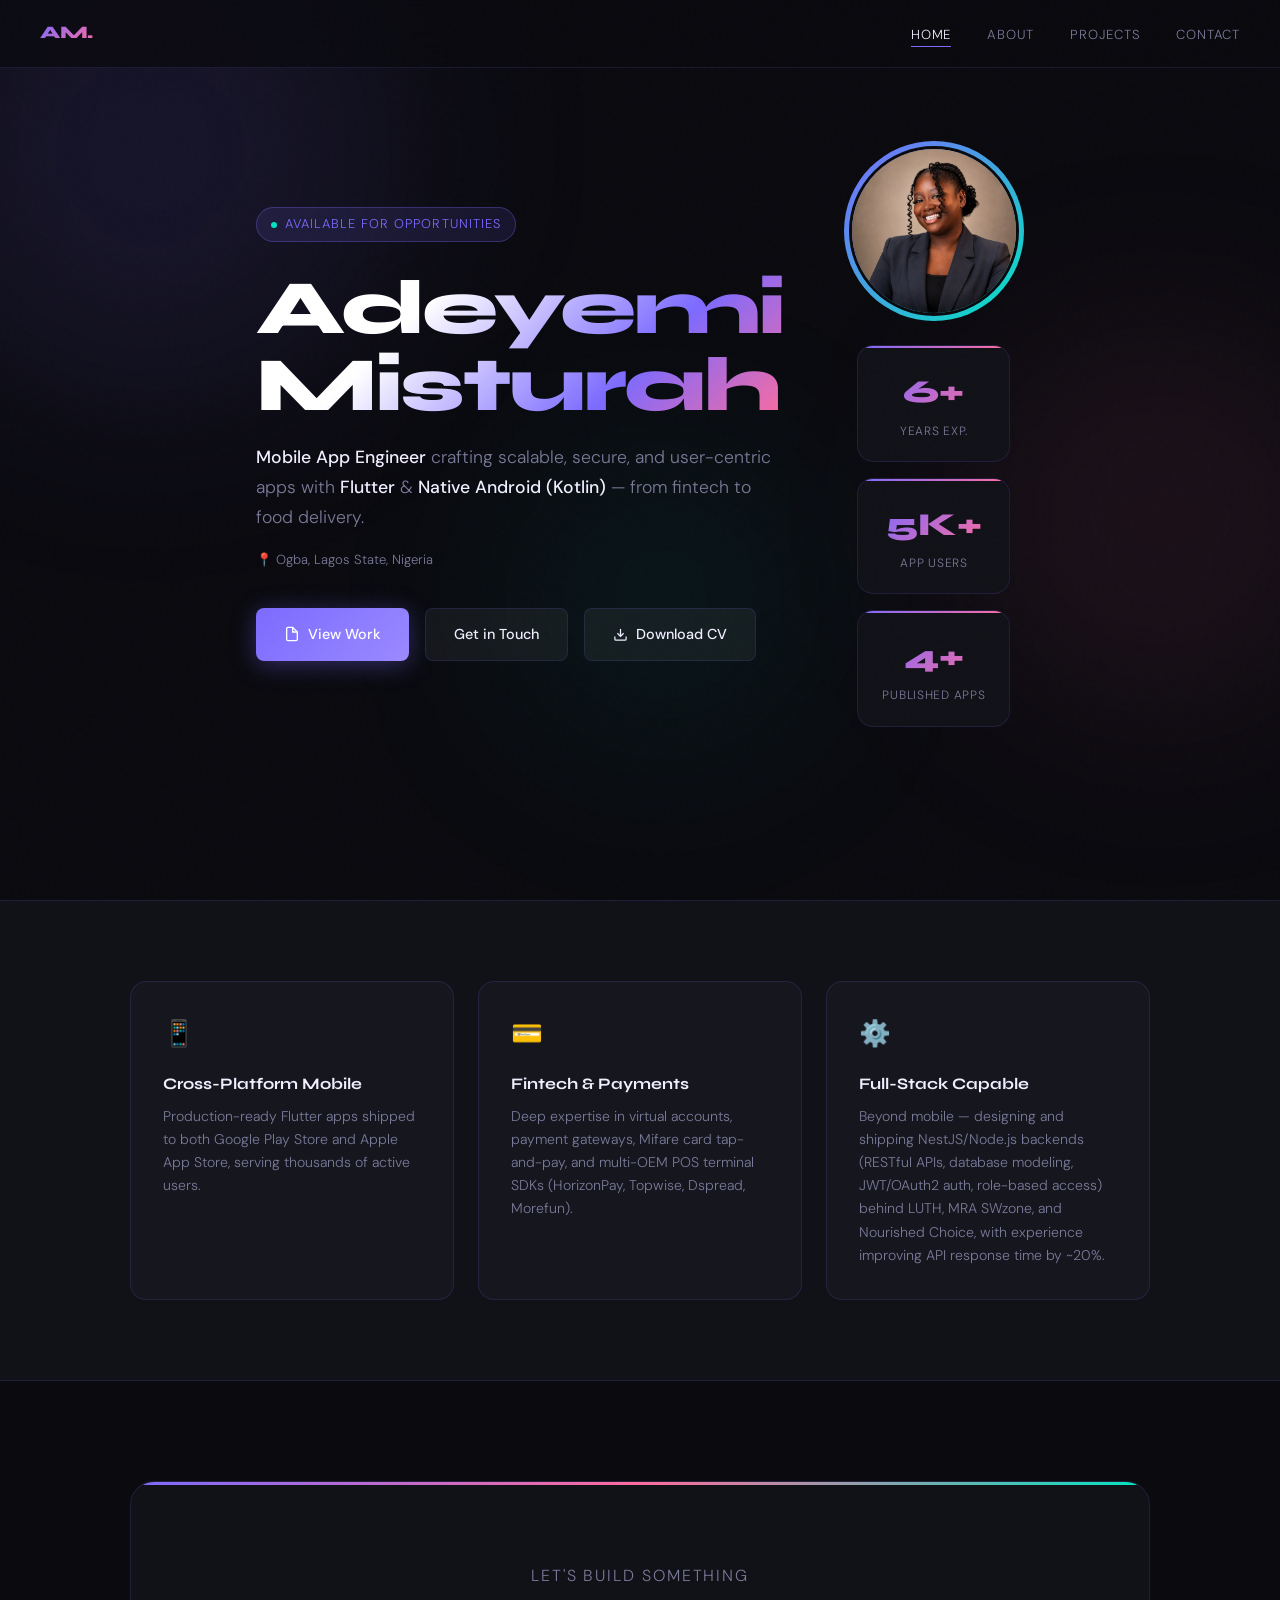
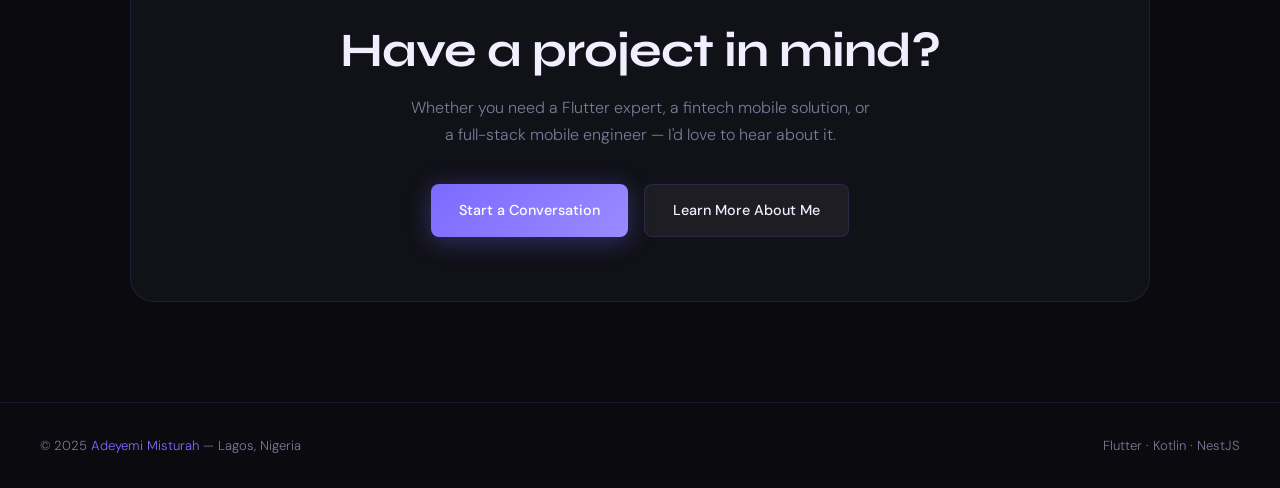
<file: index.html>
<!DOCTYPE html>
<html lang="en">
<head>
  <meta charset="UTF-8">
  <meta name="viewport" content="width=device-width, initial-scale=1.0">
  <title>Adeyemi Misturah — Mobile App Engineer</title>
  <link rel="preconnect" href="https://fonts.googleapis.com">
  <link rel="preconnect" href="https://fonts.gstatic.com" crossorigin>
  <link href="https://fonts.googleapis.com/css2?family=Syne:wght@400;600;700;800&family=DM+Sans:wght@300;400;500&display=swap" rel="stylesheet">
  <link rel="stylesheet" href="css/style.css">
  <link rel="stylesheet" href="css/pages.css">
</head>
<body>

  <!-- AMBIENT BLOBS -->
  <div class="blob blob-1"></div>
  <div class="blob blob-2"></div>
  <div class="blob blob-3"></div>

  <!-- NAV -->
  <nav id="navbar">
    <a href="index.html" class="nav-logo">AM.</a>
    <ul class="nav-links">
      <li><a href="index.html" class="active">Home</a></li>
      <li><a href="pages/about.html">About</a></li>
      <li><a href="pages/projects.html">Projects</a></li>
      <li><a href="pages/contact.html">Contact</a></li>
    </ul>
    <button class="nav-toggle" id="navToggle" aria-label="Toggle menu">
      <span></span><span></span><span></span>
    </button>
  </nav>

  <div class="wrapper">

    <!-- HERO -->
    <section id="hero">
      <div class="container">
        <div class="hero-inner">
          <div class="hero">
            <div class="hero-tag">Available for opportunities</div>
            <h1>
              <span class="name-gradient">Adeyemi<br>Misturah</span>
            </h1>
            <p class="hero-sub">
              <strong>Mobile App Engineer</strong> crafting scalable, secure, and user-centric apps with
              <strong>Flutter</strong> &amp; <strong>Native Android (Kotlin)</strong> — from fintech to food delivery.
            </p>
            <div class="hero-location">📍 Ogba, Lagos State, Nigeria</div>
            <div class="hero-actions">
              <a href="pages/projects.html" class="btn btn-primary">
                <svg width="16" height="16" fill="none" stroke="currentColor" stroke-width="2" viewBox="0 0 24 24"><path d="M13 2H6a2 2 0 0 0-2 2v16a2 2 0 0 0 2 2h12a2 2 0 0 0 2-2V9z"/><polyline points="13 2 13 9 20 9"/></svg>
                View Work
              </a>
              <a href="pages/contact.html" class="btn btn-ghost">Get in Touch</a>
              <a href="Adeyemi_Misturah_Resume_2026.pdf" download class="btn btn-ghost">
                <svg width="15" height="15" fill="none" stroke="currentColor" stroke-width="2" viewBox="0 0 24 24"><path d="M21 15v4a2 2 0 0 1-2 2H5a2 2 0 0 1-2-2v-4"/><polyline points="7 10 12 15 17 10"/><line x1="12" y1="15" x2="12" y2="3"/></svg>
                Download CV
              </a>
            </div>
          </div>
          <div class="hero-right">
            <div class="hero-photo">
              <img src="screenshots/headshot.jpg" alt="Adeyemi Misturah">
            </div>
            <div class="hero-stats">
              <div class="stat-card">
                <div class="stat-num">6+</div>
                <div class="stat-label">Years Exp.</div>
              </div>
              <div class="stat-card">
                <div class="stat-num">5K+</div>
                <div class="stat-label">App Users</div>
              </div>
              <div class="stat-card">
                <div class="stat-num">4+</div>
                <div class="stat-label">Published Apps</div>
              </div>
            </div>
          </div>
        </div>
      </div>
    </section>

    <!-- HIGHLIGHTS -->
    <section id="highlights">
      <div class="container">
        <div class="highlights-grid">
          <div class="highlight-card">
            <div class="icon">📱</div>
            <h3>Cross-Platform Mobile</h3>
            <p>Production-ready Flutter apps shipped to both Google Play Store and Apple App Store, serving thousands of active users.</p>
          </div>
          <div class="highlight-card">
            <div class="icon">💳</div>
            <h3>Fintech & Payments</h3>
            <p>Deep expertise in virtual accounts, payment gateways, Mifare card tap-and-pay, and multi-OEM POS terminal SDKs (HorizonPay, Topwise, Dspread, Morefun).</p>
          </div>
          <div class="highlight-card">
            <div class="icon">⚙️</div>
            <h3>Full-Stack Capable</h3>
            <p>Beyond mobile — designing and shipping NestJS/Node.js backends (RESTful APIs, database modeling, JWT/OAuth2 auth, role-based access) behind LUTH, MRA SWzone, and Nourished Choice, with experience improving API response time by ~20%.</p>
          </div>
        </div>
      </div>
    </section>

    <!-- CTA -->
    <section id="cta">
      <div class="container">
        <div class="cta-inner">
          <p class="section-label">Let's build something</p>
          <h2 class="section-title">Have a project in mind?</h2>
          <p>Whether you need a Flutter expert, a fintech mobile solution, or a full-stack mobile engineer — I'd love to hear about it.</p>
          <div class="cta-actions">
            <a href="pages/contact.html" class="btn btn-primary">Start a Conversation</a>
            <a href="pages/about.html" class="btn btn-ghost">Learn More About Me</a>
          </div>
        </div>
      </div>
    </section>

    <footer>
      <div>© 2025 <span>Adeyemi Misturah</span> — Lagos, Nigeria</div>
      <div>Flutter · Kotlin · NestJS</div>
    </footer>

  </div>

  <script>
    const toggle = document.getElementById('navToggle');
    const nav    = document.getElementById('navbar');
    toggle.addEventListener('click', () => nav.classList.toggle('open'));
  </script>

</body>
</html>
</file>
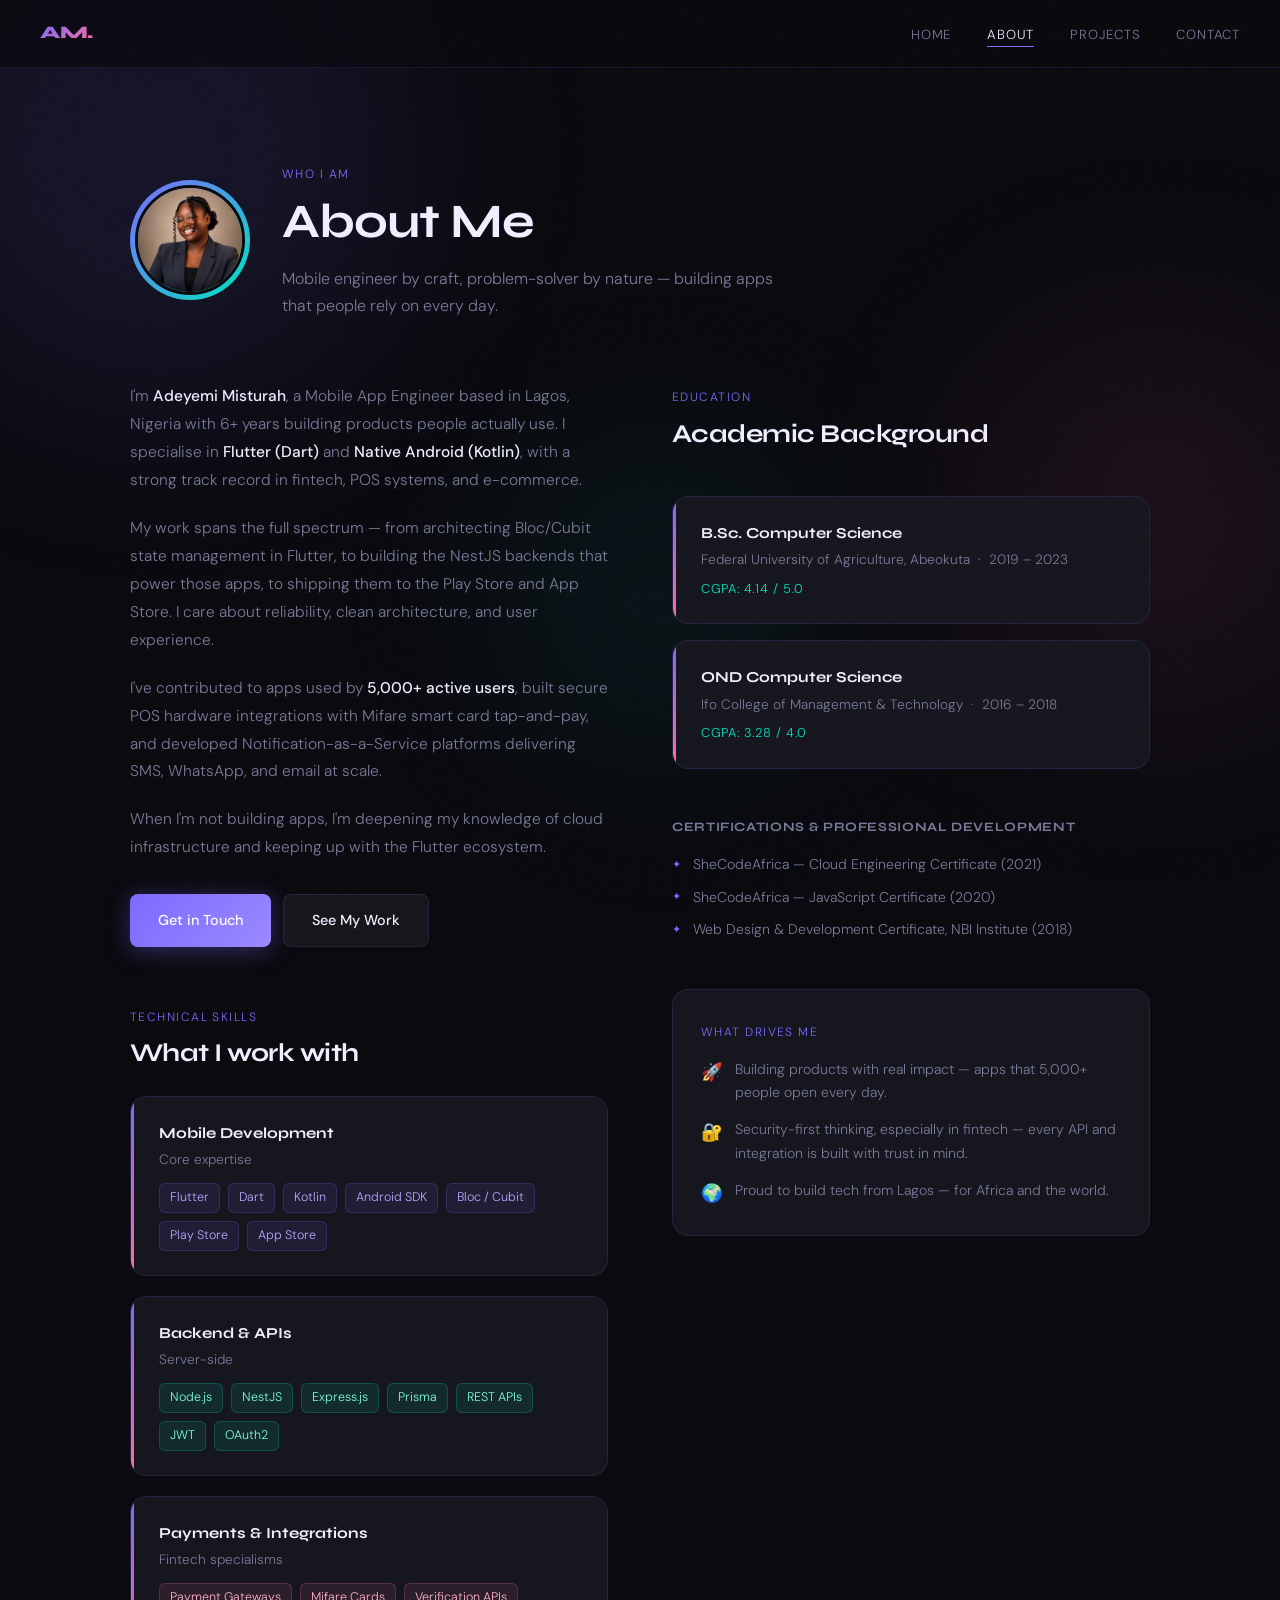
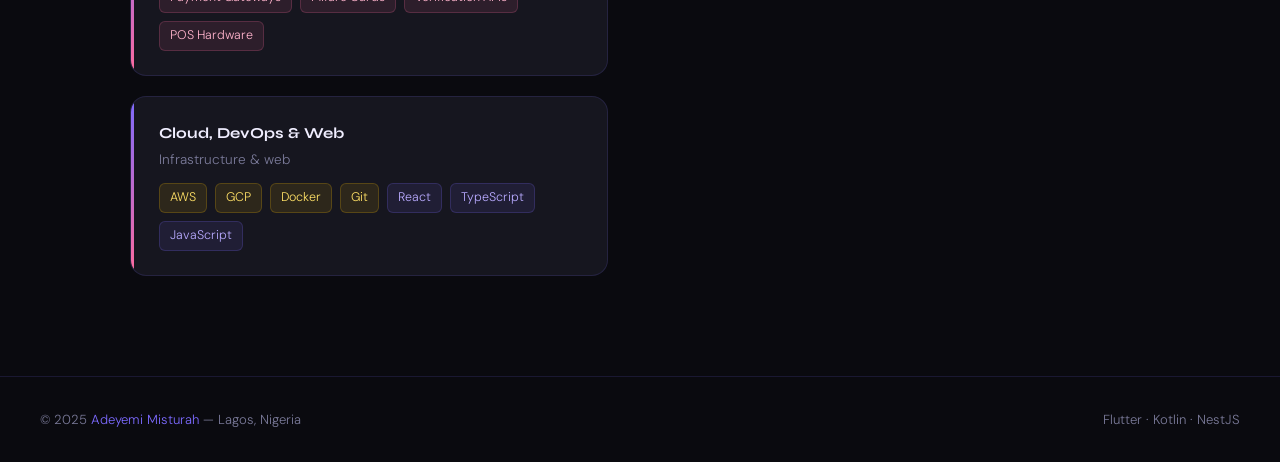
<file: pages/about.html>
<!DOCTYPE html>
<html lang="en">
<head>
  <meta charset="UTF-8">
  <meta name="viewport" content="width=device-width, initial-scale=1.0">
  <title>About — Adeyemi Misturah</title>
  <link rel="preconnect" href="https://fonts.googleapis.com">
  <link rel="preconnect" href="https://fonts.gstatic.com" crossorigin>
  <link href="https://fonts.googleapis.com/css2?family=Syne:wght@400;600;700;800&family=DM+Sans:wght@300;400;500&display=swap" rel="stylesheet">
  <link rel="stylesheet" href="../css/style.css">
  <link rel="stylesheet" href="../css/pages.css">
</head>
<body>

  <div class="blob blob-1"></div>
  <div class="blob blob-2"></div>
  <div class="blob blob-3"></div>

  <nav id="navbar">
    <a href="../index.html" class="nav-logo">AM.</a>
    <ul class="nav-links">
      <li><a href="../index.html">Home</a></li>
      <li><a href="about.html" class="active">About</a></li>
      <li><a href="projects.html">Projects</a></li>
      <li><a href="contact.html">Contact</a></li>
    </ul>
    <button class="nav-toggle" id="navToggle" aria-label="Toggle menu">
      <span></span><span></span><span></span>
    </button>
  </nav>

  <div class="wrapper">

    <!-- PAGE HERO -->
    <section class="page-hero">
      <div class="container">
        <div class="page-hero-inner" style="display:flex; align-items:center; gap:32px; max-width:none;">
          <div class="hero-photo" style="width:120px; height:120px; flex-shrink:0;">
            <img src="../screenshots/headshot.jpg" alt="Adeyemi Misturah">
          </div>
          <div style="max-width:640px;">
            <p class="section-label">Who I am</p>
            <h1 class="section-title">About Me</h1>
            <p class="section-desc">Mobile engineer by craft, problem-solver by nature — building apps that people rely on every day.</p>
          </div>
        </div>
      </div>
    </section>

    <!-- ABOUT BODY -->
    <section style="padding-top: 0;">
      <div class="container">
        <div class="about-grid">

          <!-- Left: bio + skills -->
          <div>
            <div class="about-body">
              <p>I'm <strong>Adeyemi Misturah</strong>, a Mobile App Engineer based in Lagos, Nigeria with 6+ years building products people actually use. I specialise in <strong>Flutter (Dart)</strong> and <strong>Native Android (Kotlin)</strong>, with a strong track record in fintech, POS systems, and e-commerce.</p>
              <p>My work spans the full spectrum — from architecting Bloc/Cubit state management in Flutter, to building the NestJS backends that power those apps, to shipping them to the Play Store and App Store. I care about reliability, clean architecture, and user experience.</p>
              <p>I've contributed to apps used by <strong>5,000+ active users</strong>, built secure POS hardware integrations with Mifare smart card tap-and-pay, and developed Notification-as-a-Service platforms delivering SMS, WhatsApp, and email at scale.</p>
              <p>When I'm not building apps, I'm deepening my knowledge of cloud infrastructure and keeping up with the Flutter ecosystem.</p>
            </div>
            <div class="about-links">
              <a href="contact.html" class="btn btn-primary">Get in Touch</a>
              <a href="projects.html" class="btn btn-ghost">See My Work</a>
            </div>

            <!-- Skills -->
            <div style="margin-top: 56px;">
              <p class="section-label">Technical Skills</p>
              <h2 class="section-title" style="font-size: 1.6rem; margin-bottom: 28px;">What I work with</h2>

              <div style="display: flex; flex-direction: column; gap: 20px;">
                <div class="edu-card">
                  <h4>Mobile Development</h4>
                  <div class="school" style="margin-bottom: 12px;">Core expertise</div>
                  <div style="display: flex; flex-wrap: wrap; gap: 8px;">
                    <span class="tag">Flutter</span>
                    <span class="tag">Dart</span>
                    <span class="tag">Kotlin</span>
                    <span class="tag">Android SDK</span>
                    <span class="tag">Bloc / Cubit</span>
                    <span class="tag">Play Store</span>
                    <span class="tag">App Store</span>
                  </div>
                </div>
                <div class="edu-card">
                  <h4>Backend & APIs</h4>
                  <div class="school" style="margin-bottom: 12px;">Server-side</div>
                  <div style="display: flex; flex-wrap: wrap; gap: 8px;">
                    <span class="tag green">Node.js</span>
                    <span class="tag green">NestJS</span>
                    <span class="tag green">Express.js</span>
                    <span class="tag green">Prisma</span>
                    <span class="tag green">REST APIs</span>
                    <span class="tag green">JWT</span>
                    <span class="tag green">OAuth2</span>
                  </div>
                </div>
                <div class="edu-card">
                  <h4>Payments & Integrations</h4>
                  <div class="school" style="margin-bottom: 12px;">Fintech specialisms</div>
                  <div style="display: flex; flex-wrap: wrap; gap: 8px;">
                    <span class="tag pink">Payment Gateways</span>
                    <span class="tag pink">Mifare Cards</span>
                    <span class="tag pink">Verification APIs</span>
                    <span class="tag pink">POS Hardware</span>
                  </div>
                </div>
                <div class="edu-card">
                  <h4>Cloud, DevOps & Web</h4>
                  <div class="school" style="margin-bottom: 12px;">Infrastructure & web</div>
                  <div style="display: flex; flex-wrap: wrap; gap: 8px;">
                    <span class="tag gold">AWS</span>
                    <span class="tag gold">GCP</span>
                    <span class="tag gold">Docker</span>
                    <span class="tag gold">Git</span>
                    <span class="tag">React</span>
                    <span class="tag">TypeScript</span>
                    <span class="tag">JavaScript</span>
                  </div>
                </div>
              </div>
            </div>
          </div>

          <!-- Right: education + certs -->
          <div>
            <p class="section-label">Education</p>
            <h2 class="section-title" style="font-size: 1.6rem; margin-bottom: 28px;">Academic Background</h2>

            <div class="edu-cards">
              <div class="edu-card">
                <h4>B.Sc. Computer Science</h4>
                <div class="school">Federal University of Agriculture, Abeokuta &nbsp;·&nbsp; 2019 – 2023</div>
                <div class="cgpa">CGPA: 4.14 / 5.0</div>
              </div>
              <div class="edu-card">
                <h4>OND Computer Science</h4>
                <div class="school">Ifo College of Management & Technology &nbsp;·&nbsp; 2016 – 2018</div>
                <div class="cgpa">CGPA: 3.28 / 4.0</div>
              </div>
            </div>

            <div class="certs">
              <h3>Certifications & Professional Development</h3>
              <div class="cert-list">
                <div class="cert-item">SheCodeAfrica — Cloud Engineering Certificate (2021)</div>
                <div class="cert-item">SheCodeAfrica — JavaScript Certificate (2020)</div>
                <div class="cert-item">Web Design & Development Certificate, NBI Institute (2018)</div>
              </div>
            </div>

            <!-- Fun facts / values -->
            <div style="margin-top: 48px; background: var(--surface2); border: 1px solid var(--border); border-radius: 16px; padding: 28px;">
              <p class="section-label" style="margin-bottom: 16px;">What drives me</p>
              <div style="display: flex; flex-direction: column; gap: 14px;">
                <div style="display: flex; gap: 12px; align-items: flex-start;">
                  <span style="font-size: 1.1rem; flex-shrink: 0;">🚀</span>
                  <p style="font-size: 0.88rem; color: var(--muted); line-height: 1.65;">Building products with real impact — apps that 5,000+ people open every day.</p>
                </div>
                <div style="display: flex; gap: 12px; align-items: flex-start;">
                  <span style="font-size: 1.1rem; flex-shrink: 0;">🔐</span>
                  <p style="font-size: 0.88rem; color: var(--muted); line-height: 1.65;">Security-first thinking, especially in fintech — every API and integration is built with trust in mind.</p>
                </div>
                <div style="display: flex; gap: 12px; align-items: flex-start;">
                  <span style="font-size: 1.1rem; flex-shrink: 0;">🌍</span>
                  <p style="font-size: 0.88rem; color: var(--muted); line-height: 1.65;">Proud to build tech from Lagos — for Africa and the world.</p>
                </div>
              </div>
            </div>

          </div>
        </div>
      </div>
    </section>

    <footer>
      <div>© 2025 <span>Adeyemi Misturah</span> — Lagos, Nigeria</div>
      <div>Flutter · Kotlin · NestJS</div>
    </footer>

  </div>

  <script>
    const toggle = document.getElementById('navToggle');
    const nav    = document.getElementById('navbar');
    toggle.addEventListener('click', () => nav.classList.toggle('open'));
  </script>

</body>
</html>
</file>
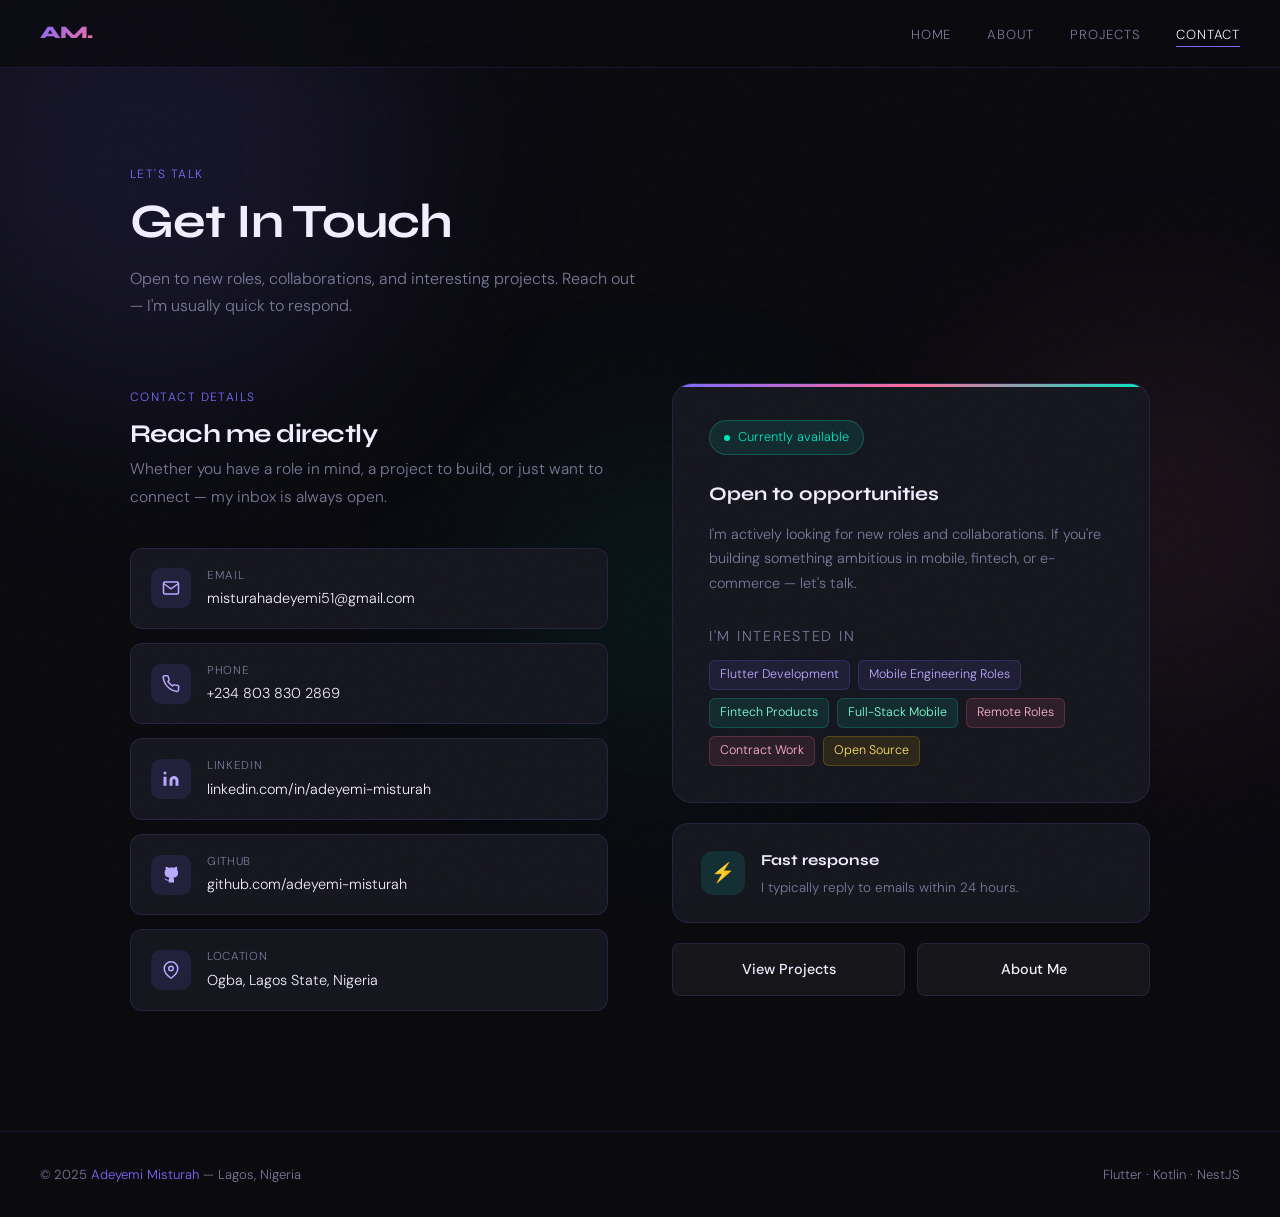
<file: pages/contact.html>
<!DOCTYPE html>
<html lang="en">
<head>
  <meta charset="UTF-8">
  <meta name="viewport" content="width=device-width, initial-scale=1.0">
  <title>Contact — Adeyemi Misturah</title>
  <link rel="preconnect" href="https://fonts.googleapis.com">
  <link rel="preconnect" href="https://fonts.gstatic.com" crossorigin>
  <link href="https://fonts.googleapis.com/css2?family=Syne:wght@400;600;700;800&family=DM+Sans:wght@300;400;500&display=swap" rel="stylesheet">
  <link rel="stylesheet" href="../css/style.css">
  <link rel="stylesheet" href="../css/pages.css">
</head>
<body>

  <div class="blob blob-1"></div>
  <div class="blob blob-2"></div>
  <div class="blob blob-3"></div>

  <nav id="navbar">
    <a href="../index.html" class="nav-logo">AM.</a>
    <ul class="nav-links">
      <li><a href="../index.html">Home</a></li>
      <li><a href="about.html">About</a></li>
      <li><a href="projects.html">Projects</a></li>
      <li><a href="contact.html" class="active">Contact</a></li>
    </ul>
    <button class="nav-toggle" id="navToggle" aria-label="Toggle menu">
      <span></span><span></span><span></span>
    </button>
  </nav>

  <div class="wrapper">

    <!-- PAGE HERO -->
    <section class="page-hero">
      <div class="container">
        <div class="page-hero-inner">
          <p class="section-label">Let's talk</p>
          <h1 class="section-title">Get In Touch</h1>
          <p class="section-desc">Open to new roles, collaborations, and interesting projects. Reach out — I'm usually quick to respond.</p>
        </div>
      </div>
    </section>

    <!-- CONTACT BODY -->
    <section style="padding-top: 0; padding-bottom: 120px;">
      <div class="container">
        <div class="contact-layout">

          <!-- Left: contact details -->
          <div>
            <p class="section-label">Contact details</p>
            <h2 class="section-title" style="font-size: 1.6rem; margin-bottom: 8px;">Reach me directly</h2>
            <div class="contact-intro">
              <p>Whether you have a role in mind, a project to build, or just want to connect — my inbox is always open.</p>
            </div>

            <div class="contact-items">
              <a href="mailto:misturahadeyemi51@gmail.com" class="contact-item">
                <div class="contact-item-icon">
                  <svg width="18" height="18" fill="none" stroke="#b8aaff" stroke-width="2" viewBox="0 0 24 24">
                    <path d="M4 4h16c1.1 0 2 .9 2 2v12c0 1.1-.9 2-2 2H4c-1.1 0-2-.9-2-2V6c0-1.1.9-2 2-2z"/>
                    <polyline points="22,6 12,13 2,6"/>
                  </svg>
                </div>
                <div class="contact-item-body">
                  <span class="contact-item-label">Email</span>
                  <span class="contact-item-value">misturahadeyemi51@gmail.com</span>
                </div>
              </a>

              <a href="tel:+2348038302869" class="contact-item">
                <div class="contact-item-icon">
                  <svg width="18" height="18" fill="none" stroke="#b8aaff" stroke-width="2" viewBox="0 0 24 24">
                    <path d="M22 16.92v3a2 2 0 0 1-2.18 2 19.79 19.79 0 0 1-8.63-3.07A19.5 19.5 0 0 1 4.69 12 19.79 19.79 0 0 1 1.61 3.41 2 2 0 0 1 3.6 1h3a2 2 0 0 1 2 1.72c.127.96.361 1.903.7 2.81a2 2 0 0 1-.45 2.11L7.91 8.6a16 16 0 0 0 6 6l.96-.96a2 2 0 0 1 2.11-.45c.907.339 1.85.573 2.81.7A2 2 0 0 1 22 16.92z"/>
                  </svg>
                </div>
                <div class="contact-item-body">
                  <span class="contact-item-label">Phone</span>
                  <span class="contact-item-value">+234 803 830 2869</span>
                </div>
              </a>

              <a href="https://www.linkedin.com/in/adeyemi-misturah/" target="_blank" rel="noopener" class="contact-item">
                <div class="contact-item-icon">
                  <svg width="18" height="18" fill="#b8aaff" viewBox="0 0 24 24">
                    <path d="M16 8a6 6 0 0 1 6 6v7h-4v-7a2 2 0 0 0-2-2 2 2 0 0 0-2 2v7h-4v-7a6 6 0 0 1 6-6zM2 9h4v12H2z"/>
                    <circle cx="4" cy="4" r="2"/>
                  </svg>
                </div>
                <div class="contact-item-body">
                  <span class="contact-item-label">LinkedIn</span>
                  <span class="contact-item-value">linkedin.com/in/adeyemi-misturah</span>
                </div>
              </a>

              <a href="https://github.com/adunola142" target="_blank" rel="noopener" class="contact-item">
                <div class="contact-item-icon">
                  <svg width="18" height="18" fill="#b8aaff" viewBox="0 0 24 24">
                    <path d="M9 19c-5 1.5-5-2.5-7-3m14 6v-3.87a3.37 3.37 0 0 0-.94-2.61c3.14-.35 6.44-1.54 6.44-7A5.44 5.44 0 0 0 20 4.77 5.07 5.07 0 0 0 19.91 1S18.73.65 16 2.48a13.38 13.38 0 0 0-7 0C6.27.65 5.09 1 5.09 1A5.07 5.07 0 0 0 5 4.77a5.44 5.44 0 0 0-1.5 3.78c0 5.42 3.3 6.61 6.44 7A3.37 3.37 0 0 0 9 18.13V22"/>
                  </svg>
                </div>
                <div class="contact-item-body">
                  <span class="contact-item-label">GitHub</span>
                  <span class="contact-item-value">github.com/adeyemi-misturah</span>
                </div>
              </a>

              <div class="contact-item" style="cursor: default;">
                <div class="contact-item-icon">
                  <svg width="18" height="18" fill="none" stroke="#b8aaff" stroke-width="2" viewBox="0 0 24 24">
                    <path d="M21 10c0 7-9 13-9 13s-9-6-9-13a9 9 0 0 1 18 0z"/>
                    <circle cx="12" cy="10" r="3"/>
                  </svg>
                </div>
                <div class="contact-item-body">
                  <span class="contact-item-label">Location</span>
                  <span class="contact-item-value">Ogba, Lagos State, Nigeria</span>
                </div>
              </div>
            </div>
          </div>

          <!-- Right: availability -->
          <div>
            <div class="availability-card">
              <div class="avail-badge">Currently available</div>
              <h3>Open to opportunities</h3>
              <p>I'm actively looking for new roles and collaborations. If you're building something ambitious in mobile, fintech, or e-commerce — let's talk.</p>

              <p class="section-label" style="margin-bottom: 12px;">I'm interested in</p>
              <div class="interest-list">
                <span class="tag">Flutter Development</span>
                <span class="tag">Mobile Engineering Roles</span>
                <span class="tag green">Fintech Products</span>
                <span class="tag green">Full-Stack Mobile</span>
                <span class="tag pink">Remote Roles</span>
                <span class="tag pink">Contract Work</span>
                <span class="tag gold">Open Source</span>
              </div>
            </div>

            <!-- Response time -->
            <div style="margin-top: 20px; background: var(--surface2); border: 1px solid var(--border); border-radius: 16px; padding: 24px 28px; display: flex; align-items: center; gap: 16px;">
              <div style="width: 44px; height: 44px; border-radius: 12px; background: rgba(0,229,192,0.12); display: flex; align-items: center; justify-content: center; flex-shrink: 0; font-size: 1.2rem;">⚡</div>
              <div>
                <div style="font-family: 'Syne', sans-serif; font-weight: 700; font-size: 0.95rem; margin-bottom: 4px;">Fast response</div>
                <div style="font-size: 0.84rem; color: var(--muted);">I typically reply to emails within 24 hours.</div>
              </div>
            </div>

            <!-- quick links -->
            <div style="margin-top: 20px; display: flex; gap: 12px; flex-wrap: wrap;">
              <a href="projects.html" class="btn btn-ghost" style="flex: 1; justify-content: center;">View Projects</a>
              <a href="about.html"    class="btn btn-ghost" style="flex: 1; justify-content: center;">About Me</a>
            </div>
          </div>

        </div>
      </div>
    </section>

    <footer>
      <div>© 2025 <span>Adeyemi Misturah</span> — Lagos, Nigeria</div>
      <div>Flutter · Kotlin · NestJS</div>
    </footer>

  </div>

  <script>
    const toggle = document.getElementById('navToggle');
    const nav    = document.getElementById('navbar');
    toggle.addEventListener('click', () => nav.classList.toggle('open'));
  </script>

</body>
</html>
</file>
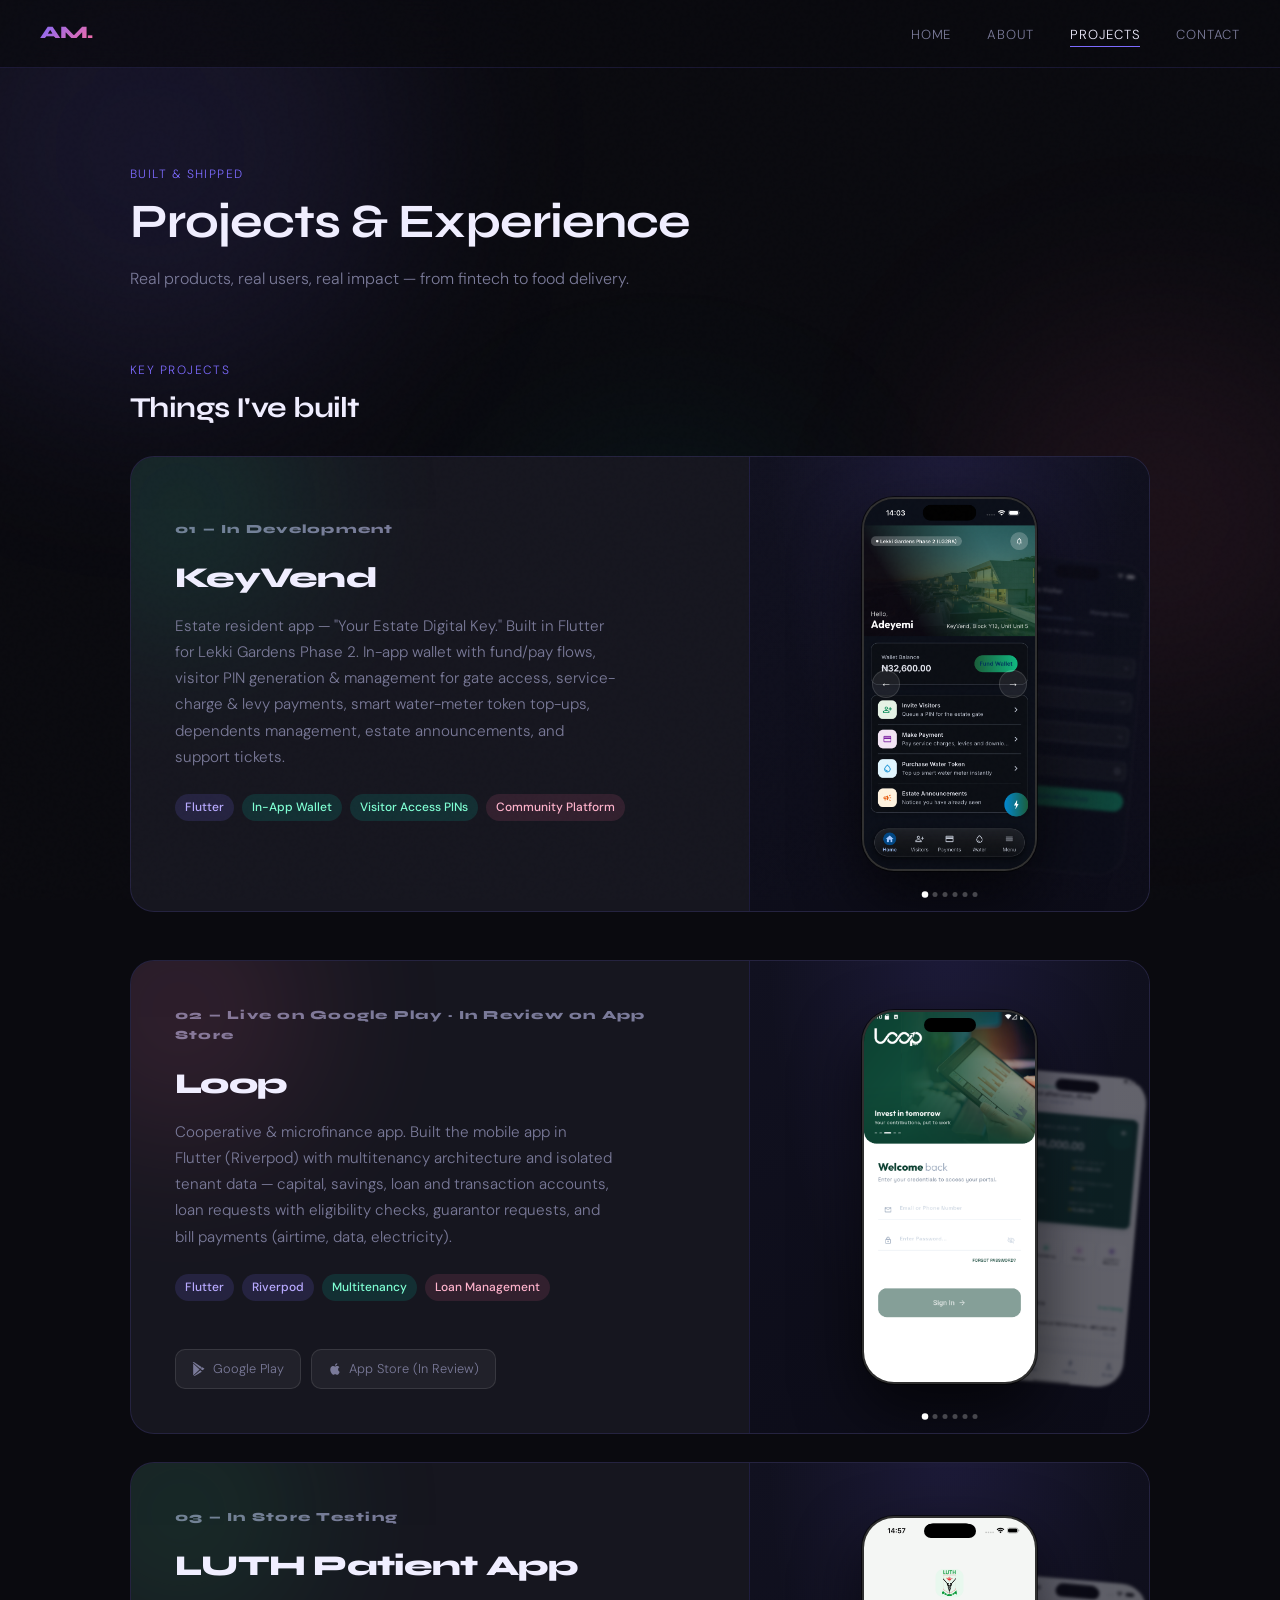
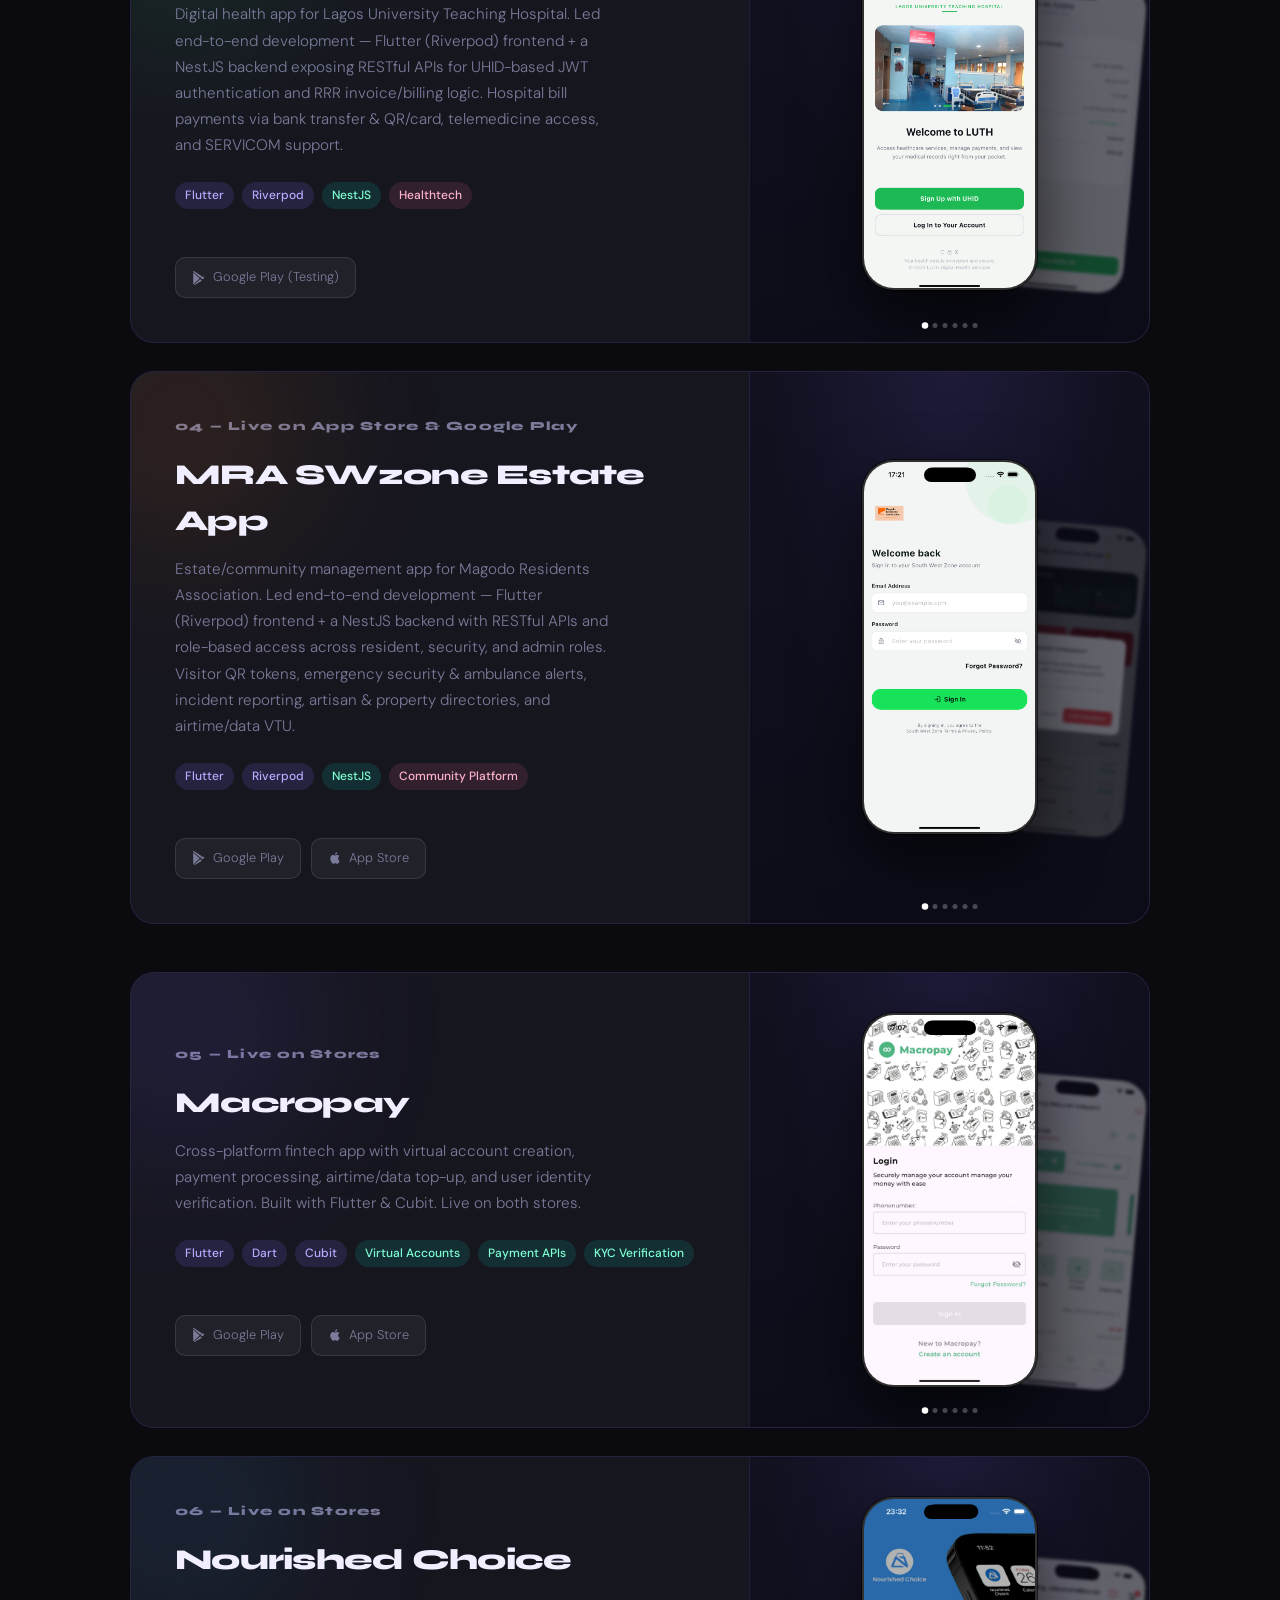
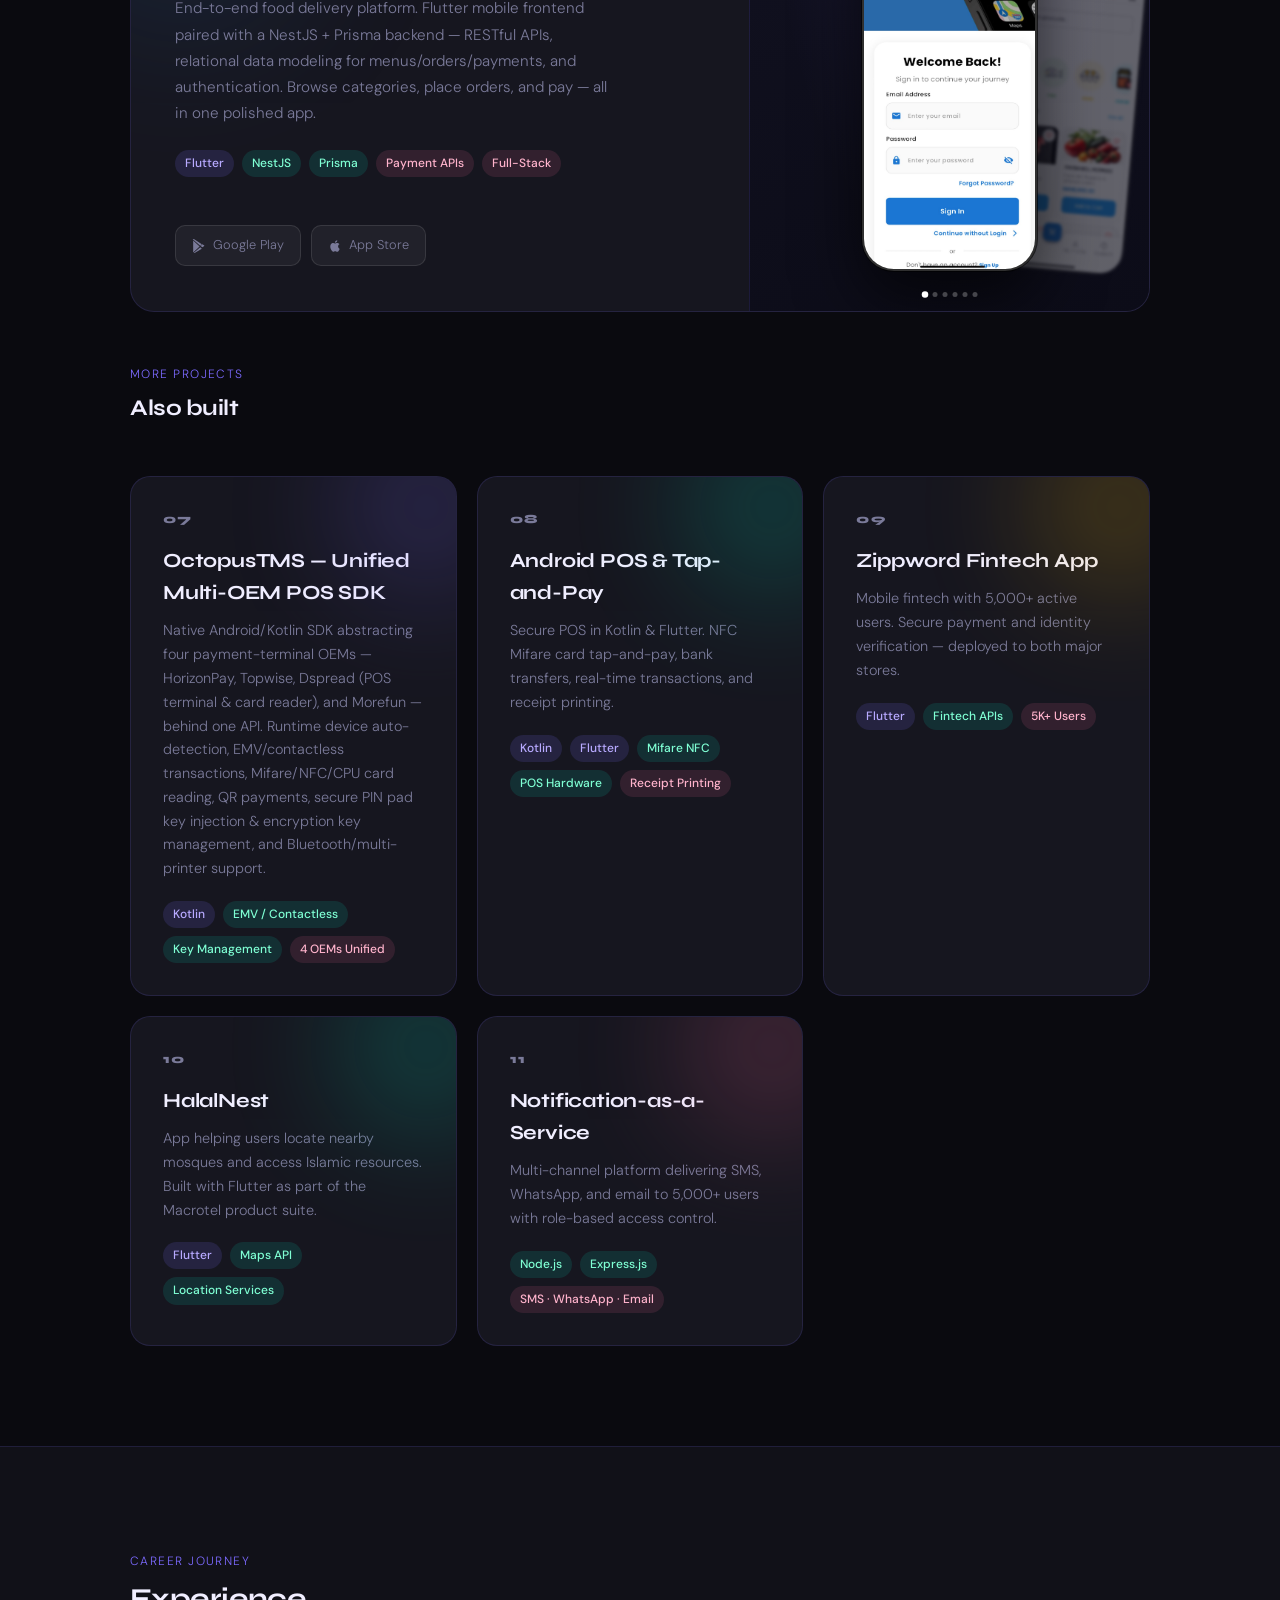
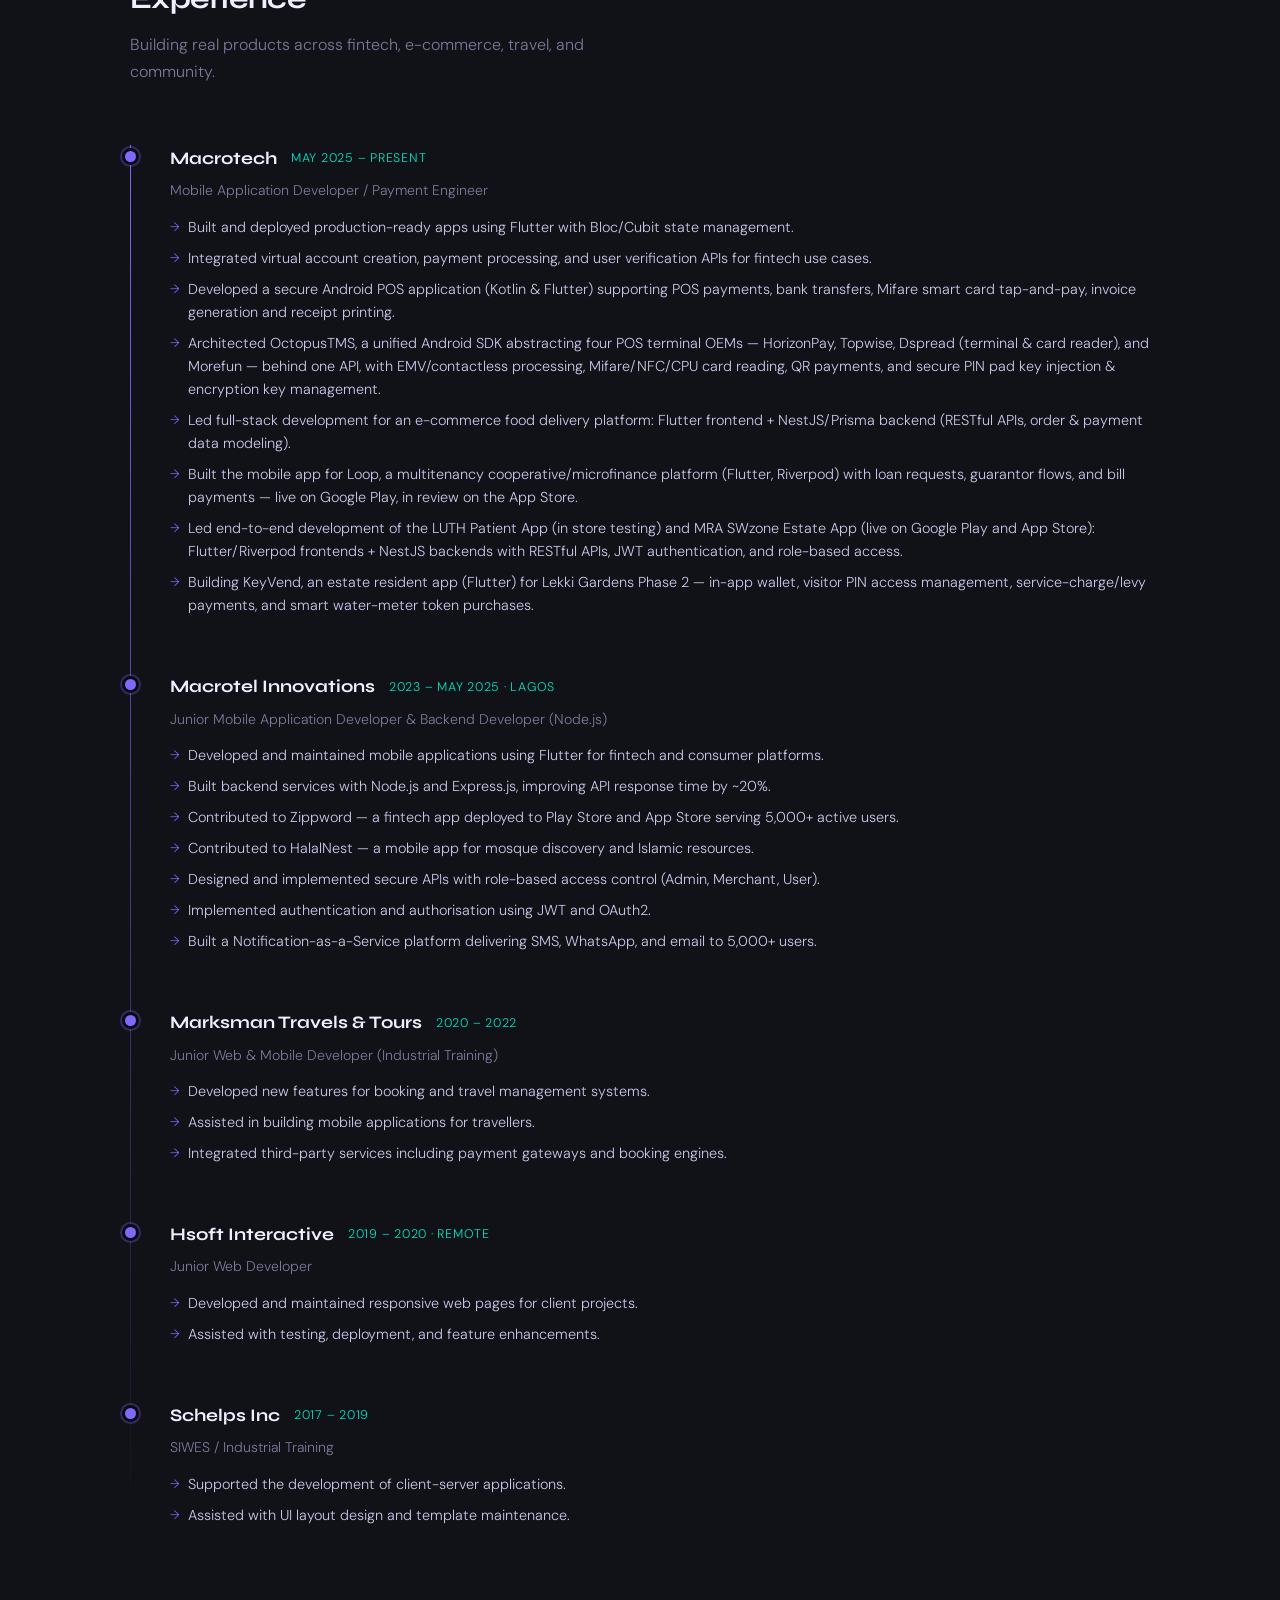
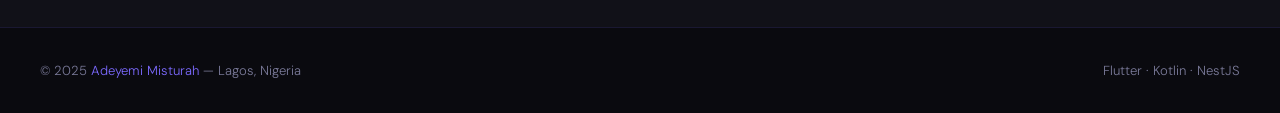
<file: pages/projects.html>
<!DOCTYPE html>
<html lang="en">
<head>
  <meta charset="UTF-8">
  <meta name="viewport" content="width=device-width, initial-scale=1.0">
  <title>Projects & Experience — Adeyemi Misturah</title>
  <link rel="preconnect" href="https://fonts.googleapis.com">
  <link rel="preconnect" href="https://fonts.gstatic.com" crossorigin>
  <link href="https://fonts.googleapis.com/css2?family=Syne:wght@400;600;700;800&family=DM+Sans:wght@300;400;500&display=swap" rel="stylesheet">
  <link rel="stylesheet" href="../css/style.css">
  <link rel="stylesheet" href="../css/pages.css">
  <style>

    /* ════════════════════════════════════════
       FEATURED CARD
    ════════════════════════════════════════ */
    .project-featured {
      display: grid;
      grid-template-columns: 1fr 400px;
      background: var(--surface2);
      border: 1px solid var(--border);
      border-radius: 24px;
      overflow: hidden;
      margin-bottom: 28px;
      transition: border-color .35s, transform .35s;
    }
    .project-featured:hover {
      border-color: rgba(124,106,255,.45);
      transform: translateY(-5px);
    }

    /* left body */
    .pf-body {
      padding: 44px 44px 44px 44px;
      display: flex;
      flex-direction: column;
      justify-content: center;
      position: relative;
    }
    .pf-glow {
      position: absolute;
      top: -80px; left: -80px;
      width: 260px; height: 260px;
      border-radius: 50%;
      filter: blur(80px);
      opacity: .13;
      pointer-events: none;
    }
    .pf-body h3 {
      font-family: 'Syne', sans-serif;
      font-weight: 800;
      font-size: 1.8rem;
      letter-spacing: -.025em;
      margin-bottom: 12px;
      position: relative;
    }
    .pf-body .project-desc {
      font-size: .95rem;
      color: var(--muted);
      line-height: 1.72;
      margin-bottom: 24px;
      max-width: 440px;
      position: relative;
    }
    .pf-body .project-pills { position: relative; margin-bottom: 28px; }

    /* store badges */
    .store-badges { display: flex; gap: 10px; flex-wrap: wrap; position: relative; }
    .store-badge {
      display: inline-flex;
      align-items: center;
      gap: 7px;
      padding: 9px 16px;
      border-radius: 10px;
      background: rgba(255,255,255,.05);
      border: 1px solid rgba(255,255,255,.1);
      font-size: .8rem;
      color: var(--muted);
      text-decoration: none;
      transition: border-color .25s, color .25s, background .25s, transform .2s;
      font-family: var(--font-body);
    }
    .store-badge:hover {
      border-color: var(--accent);
      color: var(--text);
      background: rgba(124,106,255,.1);
      transform: translateY(-2px);
    }

    /* ════════════════════════════════════════
       RIGHT PANEL — phone carousel
    ════════════════════════════════════════ */
    .pf-preview {
      background: linear-gradient(160deg,#111120,#0c0c18);
      border-left: 1px solid var(--border);
      display: flex;
      align-items: center;
      justify-content: center;
      padding: 40px 28px;
      position: relative;
      overflow: hidden;
    }
    .pf-preview::before {
      content: '';
      position: absolute; inset: 0;
      background: radial-gradient(ellipse at 50% -10%, rgba(124,106,255,.12), transparent 65%);
      pointer-events: none;
    }

    /* phone shell */
    .phone {
      width: 175px;
      border-radius: 32px;
      border: 2px solid rgba(255,255,255,.13);
      background: #111;
      box-shadow:
        0 0 0 1px rgba(0,0,0,.6),
        0 28px 64px rgba(0,0,0,.65),
        inset 0 1px 0 rgba(255,255,255,.07);
      overflow: hidden;
      position: relative;
      flex-shrink: 0;
      z-index: 2;
    }
    /* dynamic island */
    .phone::before {
      content: '';
      position: absolute;
      top: 6px; left: 50%;
      transform: translateX(-50%);
      width: 52px; height: 14px;
      background: #000;
      border-radius: 20px;
      z-index: 10;
    }

    /* carousel track inside phone */
    .carousel-track {
      display: flex;
      transition: transform .45s cubic-bezier(.4,0,.2,1);
      will-change: transform;
    }
    .carousel-track img {
      width: 175px;
      height: 370px;
      object-fit: cover;
      object-position: top;
      flex-shrink: 0;
      display: block;
    }

    /* dot indicators */
    .carousel-dots {
      position: absolute;
      bottom: 14px;
      left: 50%;
      transform: translateX(-50%);
      display: flex;
      gap: 5px;
      z-index: 5;
    }
    .dot {
      width: 5px; height: 5px;
      border-radius: 50%;
      background: rgba(255,255,255,.25);
      cursor: pointer;
      transition: background .3s, transform .3s;
    }
    .dot.active {
      background: #fff;
      transform: scale(1.3);
    }

    /* prev / next arrows */
    .carousel-btn {
      position: absolute;
      top: 50%;
      transform: translateY(-50%);
      background: rgba(255,255,255,.08);
      border: 1px solid rgba(255,255,255,.12);
      color: #fff;
      width: 28px; height: 28px;
      border-radius: 50%;
      display: flex; align-items: center; justify-content: center;
      cursor: pointer;
      z-index: 6;
      font-size: .7rem;
      transition: background .2s;
    }
    .carousel-btn:hover { background: rgba(255,255,255,.18); }
    .carousel-btn.prev { left: 8px; }
    .carousel-btn.next { right: 8px; }

    /* second phone (shadow) */
    .phone-shadow {
      width: 145px;
      border-radius: 28px;
      border: 2px solid rgba(255,255,255,.06);
      background: #0e0e1a;
      overflow: hidden;
      position: absolute;
      top: 50%;
      right: 12px;
      transform: translateY(-40%) rotate(5deg);
      z-index: 1;
      opacity: .35;
      filter: blur(1.5px);
    }
    .phone-shadow::before {
      content: '';
      position: absolute;
      top: 6px; left: 50%;
      transform: translateX(-50%);
      width: 44px; height: 12px;
      background: #000;
      border-radius: 20px;
      z-index: 10;
    }
    .phone-shadow img {
      width: 145px;
      height: 310px;
      object-fit: cover;
      object-position: top;
      display: block;
    }

    /* ════════════════════════════════════════
       SMALL CARDS
    ════════════════════════════════════════ */
    .projects-grid {
      display: grid;
      grid-template-columns: repeat(auto-fit, minmax(280px,1fr));
      gap: 20px;
    }

    /* ════════════════════════════════════════
       RESPONSIVE
    ════════════════════════════════════════ */
    @media (max-width: 900px) {
      .project-featured { grid-template-columns: 1fr; }
      .pf-preview {
        border-left: none;
        border-top: 1px solid var(--border);
        min-height: 280px;
        padding: 32px 20px;
      }
      .phone { width: 145px; }
      .carousel-track img { width: 145px; height: 310px; }
      .phone-shadow { display: none; }
      .pf-body { padding: 28px; }
    }
  </style>
</head>
<body>

  <div class="blob blob-1"></div>
  <div class="blob blob-2"></div>
  <div class="blob blob-3"></div>

  <nav id="navbar">
    <a href="../index.html" class="nav-logo">AM.</a>
    <ul class="nav-links">
      <li><a href="../index.html">Home</a></li>
      <li><a href="about.html">About</a></li>
      <li><a href="projects.html" class="active">Projects</a></li>
      <li><a href="contact.html">Contact</a></li>
    </ul>
    <button class="nav-toggle" id="navToggle" aria-label="Toggle menu">
      <span></span><span></span><span></span>
    </button>
  </nav>

  <div class="wrapper">

    <!-- PAGE HERO -->
    <section class="page-hero">
      <div class="container">
        <div class="page-hero-inner">
          <p class="section-label">Built & shipped</p>
          <h1 class="section-title">Projects &amp; Experience</h1>
          <p class="section-desc">Real products, real users, real impact — from fintech to food delivery.</p>
        </div>
      </div>
    </section>

    <!-- ══════════════════════════════════════
         PROJECTS
    ══════════════════════════════════════ -->
    <section style="padding-top:0;">
      <div class="container">
        <p class="section-label">Key projects</p>
        <h2 class="section-title" style="font-size:1.8rem;margin-bottom:32px;">Things I've built</h2>

        <!-- ── KEYVEND ── -->
        <div class="project-featured" style="margin-bottom:48px;">
          <div class="pf-body">
            <div class="pf-glow" style="background:#1ec98a;"></div>
            <div class="project-num">01 — In Development</div>
            <h3>KeyVend</h3>
            <p class="project-desc">
              Estate resident app — "Your Estate Digital Key." Built in Flutter for Lekki Gardens Phase 2.
              In-app wallet with fund/pay flows, visitor PIN generation &amp; management for gate access,
              service-charge &amp; levy payments, smart water-meter token top-ups, dependents management,
              estate announcements, and support tickets.
            </p>
            <div class="project-pills" style="margin-bottom:28px;">
              <span class="pill pill-a">Flutter</span>
              <span class="pill pill-b">In-App Wallet</span>
              <span class="pill pill-b">Visitor Access PINs</span>
              <span class="pill pill-c">Community Platform</span>
            </div>
          </div>

          <div class="pf-preview" id="kv-preview">
            <div class="phone-shadow">
              <img src="../screenshots/keyvend-2.png" alt="">
            </div>
            <div class="phone" style="position:relative;">
              <button class="carousel-btn prev" data-id="kv" aria-label="Previous">&#8592;</button>
              <div class="carousel-track" id="kv-track">
                <img src="../screenshots/keyvend-1.png" alt="KeyVend home dashboard">
                <img src="../screenshots/keyvend-2.png" alt="KeyVend invite visitor">
                <img src="../screenshots/keyvend-3.png" alt="KeyVend make payment">
                <img src="../screenshots/keyvend-4.png" alt="KeyVend water token">
                <img src="../screenshots/keyvend-5.png" alt="KeyVend dependents">
                <img src="../screenshots/keyvend-6.png" alt="KeyVend wallet">
              </div>
              <button class="carousel-btn next" data-id="kv" aria-label="Next">&#8594;</button>
            </div>
            <div class="carousel-dots" id="kv-dots">
              <div class="dot active" data-id="kv" data-index="0"></div>
              <div class="dot" data-id="kv" data-index="1"></div>
              <div class="dot" data-id="kv" data-index="2"></div>
              <div class="dot" data-id="kv" data-index="3"></div>
              <div class="dot" data-id="kv" data-index="4"></div>
              <div class="dot" data-id="kv" data-index="5"></div>
            </div>
          </div>
        </div>

        <!-- ── LOOP ── -->
        <div class="project-featured" style="margin-bottom:28px;">
          <div class="pf-body">
            <div class="pf-glow" style="background:var(--accent2);"></div>
            <div class="project-num">02 — Live on Google Play · In Review on App Store</div>
            <h3>Loop</h3>
            <p class="project-desc">
              Cooperative &amp; microfinance app. Built the mobile app in Flutter (Riverpod) with multitenancy
              architecture and isolated tenant data — capital, savings, loan and transaction accounts, loan
              requests with eligibility checks, guarantor requests, and bill payments (airtime, data,
              electricity).
            </p>
            <div class="project-pills" style="margin-bottom:28px;">
              <span class="pill pill-a">Flutter</span>
              <span class="pill pill-a">Riverpod</span>
              <span class="pill pill-b">Multitenancy</span>
              <span class="pill pill-c">Loan Management</span>
            </div>
            <div class="store-badges">
              <a href="https://play.google.com/store/apps/details?id=com.ng.loopcom"
                 target="_blank" rel="noopener" class="store-badge">
                <svg width="14" height="14" viewBox="0 0 24 24" fill="currentColor"><path d="M3.18 23.76a2 2 0 0 0 2.06-.15l11.6-6.7-2.68-2.68-10.98 9.53zm-1.18-21v20.48l11.04-10.24L2 2.76zM20.44 10.5l-2.77-1.6L14.9 12l2.77 2.1 2.8-1.62a1.4 1.4 0 0 0 0-2zm-17.26-8.26l10.98 9.54 2.68-2.68L3.24.09a2 2 0 0 0-2.06-.15z"/></svg>
                Google Play
              </a>
              <span class="store-badge" style="cursor:default;">
                <svg width="14" height="14" viewBox="0 0 24 24" fill="currentColor"><path d="M18.71 19.5c-.83 1.24-1.71 2.45-3.05 2.47-1.34.03-1.77-.79-3.29-.79-1.53 0-2 .77-3.27.82-1.31.05-2.3-1.32-3.14-2.53C4.25 17 2.94 12.45 4.7 9.39c.87-1.52 2.43-2.48 4.12-2.51 1.28-.02 2.5.87 3.29.87.78 0 2.26-1.07 3.8-.91.65.03 2.47.26 3.64 1.98l-.09.06c-.22.14-2.19 1.28-2.17 3.83.03 3.02 2.65 4.03 2.68 4.04l-.06.21zM13 3.5c.73-.83 1.94-1.46 2.94-1.5.13 1.17-.34 2.35-1.04 3.19-.69.85-1.83 1.51-2.95 1.42-.15-1.15.41-2.35 1.05-3.11z"/></svg>
                App Store (In Review)
              </span>
            </div>
          </div>

          <div class="pf-preview" id="loop-preview">
            <div class="phone-shadow">
              <img src="../screenshots/loop-2.png" alt="">
            </div>
            <div class="phone" style="position:relative;">
              <button class="carousel-btn prev" data-id="loop" aria-label="Previous">&#8592;</button>
              <div class="carousel-track" id="loop-track">
                <img src="../screenshots/loop-1.png" alt="Loop sign in">
                <img src="../screenshots/loop-2.png" alt="Loop dashboard">
                <img src="../screenshots/loop-3.png" alt="Loop utilities">
                <img src="../screenshots/loop-4.png" alt="Loop data bundle">
                <img src="../screenshots/loop-5.png" alt="Loop electricity">
                <img src="../screenshots/loop-6.png" alt="Loop profile">
              </div>
              <button class="carousel-btn next" data-id="loop" aria-label="Next">&#8594;</button>
            </div>
            <div class="carousel-dots" id="loop-dots">
              <div class="dot active" data-id="loop" data-index="0"></div>
              <div class="dot" data-id="loop" data-index="1"></div>
              <div class="dot" data-id="loop" data-index="2"></div>
              <div class="dot" data-id="loop" data-index="3"></div>
              <div class="dot" data-id="loop" data-index="4"></div>
              <div class="dot" data-id="loop" data-index="5"></div>
            </div>
          </div>
        </div>

        <!-- ── LUTH PATIENT APP ── -->
        <div class="project-featured" style="margin-bottom:28px;">
          <div class="pf-body">
            <div class="pf-glow" style="background:#2ecc71;"></div>
            <div class="project-num">03 — In Store Testing</div>
            <h3>LUTH Patient App</h3>
            <p class="project-desc">
              Digital health app for Lagos University Teaching Hospital. Led end-to-end development —
              Flutter (Riverpod) frontend + a NestJS backend exposing RESTful APIs for UHID-based JWT
              authentication and RRR invoice/billing logic. Hospital bill payments via bank transfer &amp;
              QR/card, telemedicine access, and SERVICOM support.
            </p>
            <div class="project-pills" style="margin-bottom:28px;">
              <span class="pill pill-a">Flutter</span>
              <span class="pill pill-a">Riverpod</span>
              <span class="pill pill-b">NestJS</span>
              <span class="pill pill-c">Healthtech</span>
            </div>
            <div class="store-badges">
              <a href="https://play.google.com/apps/testing/com.luth.patientapp"
                 target="_blank" rel="noopener" class="store-badge">
                <svg width="14" height="14" viewBox="0 0 24 24" fill="currentColor"><path d="M3.18 23.76a2 2 0 0 0 2.06-.15l11.6-6.7-2.68-2.68-10.98 9.53zm-1.18-21v20.48l11.04-10.24L2 2.76zM20.44 10.5l-2.77-1.6L14.9 12l2.77 2.1 2.8-1.62a1.4 1.4 0 0 0 0-2zm-17.26-8.26l10.98 9.54 2.68-2.68L3.24.09a2 2 0 0 0-2.06-.15z"/></svg>
                Google Play (Testing)
              </a>
            </div>
          </div>

          <div class="pf-preview" id="luth-preview">
            <div class="phone-shadow">
              <img src="../screenshots/luth-3.png" alt="">
            </div>
            <div class="phone" style="position:relative;">
              <button class="carousel-btn prev" data-id="luth" aria-label="Previous">&#8592;</button>
              <div class="carousel-track" id="luth-track">
                <img src="../screenshots/luth-1.png" alt="LUTH welcome">
                <img src="../screenshots/luth-2.png" alt="LUTH create account">
                <img src="../screenshots/luth-3.png" alt="LUTH home dashboard">
                <img src="../screenshots/luth-4.png" alt="LUTH invoice details">
                <img src="../screenshots/luth-5.png" alt="LUTH payment">
                <img src="../screenshots/luth-6.png" alt="LUTH SERVICOM support">
              </div>
              <button class="carousel-btn next" data-id="luth" aria-label="Next">&#8594;</button>
            </div>
            <div class="carousel-dots" id="luth-dots">
              <div class="dot active" data-id="luth" data-index="0"></div>
              <div class="dot" data-id="luth" data-index="1"></div>
              <div class="dot" data-id="luth" data-index="2"></div>
              <div class="dot" data-id="luth" data-index="3"></div>
              <div class="dot" data-id="luth" data-index="4"></div>
              <div class="dot" data-id="luth" data-index="5"></div>
            </div>
          </div>
        </div>

        <!-- ── MRA SWZONE ESTATE APP ── -->
        <div class="project-featured" style="margin-bottom:48px;">
          <div class="pf-body">
            <div class="pf-glow" style="background:#e67e22;"></div>
            <div class="project-num">04 — Live on App Store &amp; Google Play</div>
            <h3>MRA SWzone Estate App</h3>
            <p class="project-desc">
              Estate/community management app for Magodo Residents Association. Led end-to-end development —
              Flutter (Riverpod) frontend + a NestJS backend with RESTful APIs and role-based access across
              resident, security, and admin roles. Visitor QR tokens, emergency security &amp; ambulance
              alerts, incident reporting, artisan &amp; property directories, and airtime/data VTU.
            </p>
            <div class="project-pills" style="margin-bottom:28px;">
              <span class="pill pill-a">Flutter</span>
              <span class="pill pill-a">Riverpod</span>
              <span class="pill pill-b">NestJS</span>
              <span class="pill pill-c">Community Platform</span>
            </div>
            <div class="store-badges">
              <a href="https://play.google.com/store/apps/details?id=southwestzone.mra.com"
                 target="_blank" rel="noopener" class="store-badge">
                <svg width="14" height="14" viewBox="0 0 24 24" fill="currentColor"><path d="M3.18 23.76a2 2 0 0 0 2.06-.15l11.6-6.7-2.68-2.68-10.98 9.53zm-1.18-21v20.48l11.04-10.24L2 2.76zM20.44 10.5l-2.77-1.6L14.9 12l2.77 2.1 2.8-1.62a1.4 1.4 0 0 0 0-2zm-17.26-8.26l10.98 9.54 2.68-2.68L3.24.09a2 2 0 0 0-2.06-.15z"/></svg>
                Google Play
              </a>
              <a href="https://apps.apple.com/ng/app/mra-swzone-estate-app/id6780545535"
                 target="_blank" rel="noopener" class="store-badge">
                <svg width="14" height="14" viewBox="0 0 24 24" fill="currentColor"><path d="M18.71 19.5c-.83 1.24-1.71 2.45-3.05 2.47-1.34.03-1.77-.79-3.29-.79-1.53 0-2 .77-3.27.82-1.31.05-2.3-1.32-3.14-2.53C4.25 17 2.94 12.45 4.7 9.39c.87-1.52 2.43-2.48 4.12-2.51 1.28-.02 2.5.87 3.29.87.78 0 2.26-1.07 3.8-.91.65.03 2.47.26 3.64 1.98l-.09.06c-.22.14-2.19 1.28-2.17 3.83.03 3.02 2.65 4.03 2.68 4.04l-.06.21zM13 3.5c.73-.83 1.94-1.46 2.94-1.5.13 1.17-.34 2.35-1.04 3.19-.69.85-1.83 1.51-2.95 1.42-.15-1.15.41-2.35 1.05-3.11z"/></svg>
                App Store
              </a>
            </div>
          </div>

          <div class="pf-preview" id="mra-preview">
            <div class="phone-shadow">
              <img src="../screenshots/mra-3.png" alt="">
            </div>
            <div class="phone" style="position:relative;">
              <button class="carousel-btn prev" data-id="mra" aria-label="Previous">&#8592;</button>
              <div class="carousel-track" id="mra-track">
                <img src="../screenshots/mra-1.png" alt="MRA sign in">
                <img src="../screenshots/mra-2.png" alt="MRA dashboard">
                <img src="../screenshots/mra-3.png" alt="MRA emergency alerts">
                <img src="../screenshots/mra-4.png" alt="MRA report incident">
                <img src="../screenshots/mra-5.png" alt="MRA services">
                <img src="../screenshots/mra-6.png" alt="MRA properties">
              </div>
              <button class="carousel-btn next" data-id="mra" aria-label="Next">&#8594;</button>
            </div>
            <div class="carousel-dots" id="mra-dots">
              <div class="dot active" data-id="mra" data-index="0"></div>
              <div class="dot" data-id="mra" data-index="1"></div>
              <div class="dot" data-id="mra" data-index="2"></div>
              <div class="dot" data-id="mra" data-index="3"></div>
              <div class="dot" data-id="mra" data-index="4"></div>
              <div class="dot" data-id="mra" data-index="5"></div>
            </div>
          </div>
        </div>

        <!-- ── MACROPAY ── -->
        <div class="project-featured">
          <div class="pf-body">
            <div class="pf-glow" style="background:var(--accent);"></div>
            <div class="project-num">05 — Live on Stores</div>
            <h3>Macropay</h3>
            <p class="project-desc">
              Cross-platform fintech app with virtual account creation, payment processing, airtime/data top-up,
              and user identity verification. Built with Flutter &amp; Cubit. Live on both stores.
            </p>
            <div class="project-pills" style="margin-bottom:28px;">
              <span class="pill pill-a">Flutter</span>
              <span class="pill pill-a">Dart</span>
              <span class="pill pill-a">Cubit</span>
              <span class="pill pill-b">Virtual Accounts</span>
              <span class="pill pill-b">Payment APIs</span>
              <span class="pill pill-b">KYC Verification</span>
            </div>
            <div class="store-badges">
              <a href="https://play.google.com/store/apps/details?id=macrotech.app.pay.ng&pcampaignid=web_share"
                 target="_blank" rel="noopener" class="store-badge">
                <svg width="14" height="14" viewBox="0 0 24 24" fill="currentColor"><path d="M3.18 23.76a2 2 0 0 0 2.06-.15l11.6-6.7-2.68-2.68-10.98 9.53zm-1.18-21v20.48l11.04-10.24L2 2.76zM20.44 10.5l-2.77-1.6L14.9 12l2.77 2.1 2.8-1.62a1.4 1.4 0 0 0 0-2zm-17.26-8.26l10.98 9.54 2.68-2.68L3.24.09a2 2 0 0 0-2.06-.15z"/></svg>
                Google Play
              </a>
              <a href="https://apps.apple.com/ng/app/macropay/id6752791529"
                 target="_blank" rel="noopener" class="store-badge">
                <svg width="14" height="14" viewBox="0 0 24 24" fill="currentColor"><path d="M18.71 19.5c-.83 1.24-1.71 2.45-3.05 2.47-1.34.03-1.77-.79-3.29-.79-1.53 0-2 .77-3.27.82-1.31.05-2.3-1.32-3.14-2.53C4.25 17 2.94 12.45 4.7 9.39c.87-1.52 2.43-2.48 4.12-2.51 1.28-.02 2.5.87 3.29.87.78 0 2.26-1.07 3.8-.91.65.03 2.47.26 3.64 1.98l-.09.06c-.22.14-2.19 1.28-2.17 3.83.03 3.02 2.65 4.03 2.68 4.04l-.06.21zM13 3.5c.73-.83 1.94-1.46 2.94-1.5.13 1.17-.34 2.35-1.04 3.19-.69.85-1.83 1.51-2.95 1.42-.15-1.15.41-2.35 1.05-3.11z"/></svg>
                App Store
              </a>
            </div>
          </div>

          <div class="pf-preview" id="mp-preview">
            <!-- shadow phone -->
            <div class="phone-shadow">
              <img src="../screenshots/mp-3.png" alt="">
            </div>
            <!-- main phone with carousel -->
            <div class="phone" style="position:relative;">
              <button class="carousel-btn prev" data-id="mp" aria-label="Previous">&#8592;</button>
              <div class="carousel-track" id="mp-track">
                <img src="../screenshots/mp-1.png" alt="Macropay login">
                <img src="../screenshots/mp-2.png" alt="Macropay register">
                <img src="../screenshots/mp-3.png" alt="Macropay dashboard">
                <img src="../screenshots/mp-4.png" alt="Macropay services">
                <img src="../screenshots/mp-5.png" alt="Macropay send money">
                <img src="../screenshots/mp-6.png" alt="Macropay airtime">
              </div>
              <button class="carousel-btn next" data-id="mp" aria-label="Next">&#8594;</button>
            </div>
            <div class="carousel-dots" id="mp-dots">
              <div class="dot active" data-id="mp" data-index="0"></div>
              <div class="dot" data-id="mp" data-index="1"></div>
              <div class="dot" data-id="mp" data-index="2"></div>
              <div class="dot" data-id="mp" data-index="3"></div>
              <div class="dot" data-id="mp" data-index="4"></div>
              <div class="dot" data-id="mp" data-index="5"></div>
            </div>
          </div>
        </div>

        <!-- ── NOURISHED CHOICE ── -->
        <div class="project-featured" style="margin-bottom:48px;">
          <div class="pf-body">
            <div class="pf-glow" style="background:#3b8ad4;"></div>
            <div class="project-num">06 — Live on Stores</div>
            <h3>Nourished Choice</h3>
            <p class="project-desc">
              End-to-end food delivery platform. Flutter mobile frontend paired with a NestJS + Prisma backend —
              RESTful APIs, relational data modeling for menus/orders/payments, and authentication.
              Browse categories, place orders, and pay — all in one polished app.
            </p>
            <div class="project-pills" style="margin-bottom:28px;">
              <span class="pill pill-a">Flutter</span>
              <span class="pill pill-b">NestJS</span>
              <span class="pill pill-b">Prisma</span>
              <span class="pill pill-c">Payment APIs</span>
              <span class="pill pill-c">Full-Stack</span>
            </div>
            <div class="store-badges">
              <a href="https://play.google.com/store/apps/details?id=app.nourishedchoice.mobile&pcampaignid=web_share"
                 target="_blank" rel="noopener" class="store-badge">
                <svg width="14" height="14" viewBox="0 0 24 24" fill="currentColor"><path d="M3.18 23.76a2 2 0 0 0 2.06-.15l11.6-6.7-2.68-2.68-10.98 9.53zm-1.18-21v20.48l11.04-10.24L2 2.76zM20.44 10.5l-2.77-1.6L14.9 12l2.77 2.1 2.8-1.62a1.4 1.4 0 0 0 0-2zm-17.26-8.26l10.98 9.54 2.68-2.68L3.24.09a2 2 0 0 0-2.06-.15z"/></svg>
                Google Play
              </a>
              <a href="https://apps.apple.com/us/app/nourished-choice/id6755403177"
                 target="_blank" rel="noopener" class="store-badge">
                <svg width="14" height="14" viewBox="0 0 24 24" fill="currentColor"><path d="M18.71 19.5c-.83 1.24-1.71 2.45-3.05 2.47-1.34.03-1.77-.79-3.29-.79-1.53 0-2 .77-3.27.82-1.31.05-2.3-1.32-3.14-2.53C4.25 17 2.94 12.45 4.7 9.39c.87-1.52 2.43-2.48 4.12-2.51 1.28-.02 2.5.87 3.29.87.78 0 2.26-1.07 3.8-.91.65.03 2.47.26 3.64 1.98l-.09.06c-.22.14-2.19 1.28-2.17 3.83.03 3.02 2.65 4.03 2.68 4.04l-.06.21zM13 3.5c.73-.83 1.94-1.46 2.94-1.5.13 1.17-.34 2.35-1.04 3.19-.69.85-1.83 1.51-2.95 1.42-.15-1.15.41-2.35 1.05-3.11z"/></svg>
                App Store
              </a>
            </div>
          </div>

          <div class="pf-preview" id="nc-preview">
            <div class="phone-shadow">
              <img src="../screenshots/nc-3.png" alt="">
            </div>
            <div class="phone" style="position:relative;">
              <button class="carousel-btn prev" data-id="nc" aria-label="Previous">&#8592;</button>
              <div class="carousel-track" id="nc-track">
                <img src="../screenshots/nc-1.png" alt="Nourished Choice login">
                <img src="../screenshots/nc-2.png" alt="Nourished Choice register">
                <img src="../screenshots/nc-3.png" alt="Nourished Choice home">
                <img src="../screenshots/nc-4.png" alt="Nourished Choice profile">
                <img src="../screenshots/nc-5.png" alt="Nourished Choice orders">
                <img src="../screenshots/nc-6.png" alt="Nourished Choice support">
              </div>
              <button class="carousel-btn next" data-id="nc" aria-label="Next">&#8594;</button>
            </div>
            <div class="carousel-dots" id="nc-dots">
              <div class="dot active" data-id="nc" data-index="0"></div>
              <div class="dot" data-id="nc" data-index="1"></div>
              <div class="dot" data-id="nc" data-index="2"></div>
              <div class="dot" data-id="nc" data-index="3"></div>
              <div class="dot" data-id="nc" data-index="4"></div>
              <div class="dot" data-id="nc" data-index="5"></div>
            </div>
          </div>
        </div>

        <!-- ── MORE PROJECTS ── -->
        <p class="section-label">More projects</p>
        <h2 class="section-title" style="font-size:1.4rem;margin-bottom:24px;">Also built</h2>

        <div class="projects-grid">
          <div class="project-card">
            <div class="card-glow" style="background:var(--accent);"></div>
            <div class="project-num">07</div>
            <h3>OctopusTMS — Unified Multi-OEM POS SDK</h3>
            <p class="project-desc">Native Android/Kotlin SDK abstracting four payment-terminal OEMs — HorizonPay, Topwise, Dspread (POS terminal &amp; card reader), and Morefun — behind one API. Runtime device auto-detection, EMV/contactless transactions, Mifare/NFC/CPU card reading, QR payments, secure PIN pad key injection &amp; encryption key management, and Bluetooth/multi-printer support.</p>
            <div class="project-pills">
              <span class="pill pill-a">Kotlin</span>
              <span class="pill pill-b">EMV / Contactless</span>
              <span class="pill pill-b">Key Management</span>
              <span class="pill pill-c">4 OEMs Unified</span>
            </div>
          </div>

          <div class="project-card">
            <div class="card-glow" style="background:var(--accent3);"></div>
            <div class="project-num">08</div>
            <h3>Android POS &amp; Tap-and-Pay</h3>
            <p class="project-desc">Secure POS in Kotlin & Flutter. NFC Mifare card tap-and-pay, bank transfers, real-time transactions, and receipt printing.</p>
            <div class="project-pills">
              <span class="pill pill-a">Kotlin</span>
              <span class="pill pill-a">Flutter</span>
              <span class="pill pill-b">Mifare NFC</span>
              <span class="pill pill-b">POS Hardware</span>
              <span class="pill pill-c">Receipt Printing</span>
            </div>
          </div>

          <div class="project-card">
            <div class="card-glow" style="background:#ffbf00;"></div>
            <div class="project-num">09</div>
            <h3>Zippword Fintech App</h3>
            <p class="project-desc">Mobile fintech with 5,000+ active users. Secure payment and identity verification — deployed to both major stores.</p>
            <div class="project-pills">
              <span class="pill pill-a">Flutter</span>
              <span class="pill pill-b">Fintech APIs</span>
              <span class="pill pill-c">5K+ Users</span>
            </div>
          </div>

          <div class="project-card">
            <div class="card-glow" style="background:var(--accent3);"></div>
            <div class="project-num">10</div>
            <h3>HalalNest</h3>
            <p class="project-desc">App helping users locate nearby mosques and access Islamic resources. Built with Flutter as part of the Macrotel product suite.</p>
            <div class="project-pills">
              <span class="pill pill-a">Flutter</span>
              <span class="pill pill-b">Maps API</span>
              <span class="pill pill-b">Location Services</span>
            </div>
          </div>

          <div class="project-card">
            <div class="card-glow" style="background:var(--accent2);"></div>
            <div class="project-num">11</div>
            <h3>Notification-as-a-Service</h3>
            <p class="project-desc">Multi-channel platform delivering SMS, WhatsApp, and email to 5,000+ users with role-based access control.</p>
            <div class="project-pills">
              <span class="pill pill-b">Node.js</span>
              <span class="pill pill-b">Express.js</span>
              <span class="pill pill-c">SMS · WhatsApp · Email</span>
            </div>
          </div>
        </div>

      </div>
    </section>

    <!-- ══════════════════════════════════════
         EXPERIENCE
    ══════════════════════════════════════ -->
    <section style="background:var(--surface);border-top:1px solid var(--border);">
      <div class="container">
        <p class="section-label">Career journey</p>
        <h2 class="section-title" style="font-size:1.8rem;">Experience</h2>
        <p class="section-desc">Building real products across fintech, e-commerce, travel, and community.</p>

        <div class="timeline">

          <div class="timeline-item">
            <div class="timeline-meta">
              <span class="timeline-company">Macrotech</span>
              <span class="timeline-date">May 2025 – Present</span>
            </div>
            <p class="timeline-role">Mobile Application Developer / Payment Engineer</p>
            <ul>
              <li>Built and deployed production-ready apps using Flutter with Bloc/Cubit state management.</li>
              <li>Integrated virtual account creation, payment processing, and user verification APIs for fintech use cases.</li>
              <li>Developed a secure Android POS application (Kotlin & Flutter) supporting POS payments, bank transfers, Mifare smart card tap-and-pay, invoice generation and receipt printing.</li>
              <li>Architected OctopusTMS, a unified Android SDK abstracting four POS terminal OEMs — HorizonPay, Topwise, Dspread (terminal &amp; card reader), and Morefun — behind one API, with EMV/contactless processing, Mifare/NFC/CPU card reading, QR payments, and secure PIN pad key injection &amp; encryption key management.</li>
              <li>Led full-stack development for an e-commerce food delivery platform: Flutter frontend + NestJS/Prisma backend (RESTful APIs, order &amp; payment data modeling).</li>
              <li>Built the mobile app for Loop, a multitenancy cooperative/microfinance platform (Flutter, Riverpod) with loan requests, guarantor flows, and bill payments — live on Google Play, in review on the App Store.</li>
              <li>Led end-to-end development of the LUTH Patient App (in store testing) and MRA SWzone Estate App (live on Google Play and App Store): Flutter/Riverpod frontends + NestJS backends with RESTful APIs, JWT authentication, and role-based access.</li>
              <li>Building KeyVend, an estate resident app (Flutter) for Lekki Gardens Phase 2 — in-app wallet, visitor PIN access management, service-charge/levy payments, and smart water-meter token purchases.</li>
            </ul>
          </div>

          <div class="timeline-item">
            <div class="timeline-meta">
              <span class="timeline-company">Macrotel Innovations</span>
              <span class="timeline-date">2023 – May 2025 · Lagos</span>
            </div>
            <p class="timeline-role">Junior Mobile Application Developer & Backend Developer (Node.js)</p>
            <ul>
              <li>Developed and maintained mobile applications using Flutter for fintech and consumer platforms.</li>
              <li>Built backend services with Node.js and Express.js, improving API response time by ~20%.</li>
              <li>Contributed to Zippword — a fintech app deployed to Play Store and App Store serving 5,000+ active users.</li>
              <li>Contributed to HalalNest — a mobile app for mosque discovery and Islamic resources.</li>
              <li>Designed and implemented secure APIs with role-based access control (Admin, Merchant, User).</li>
              <li>Implemented authentication and authorisation using JWT and OAuth2.</li>
              <li>Built a Notification-as-a-Service platform delivering SMS, WhatsApp, and email to 5,000+ users.</li>
            </ul>
          </div>

          <div class="timeline-item">
            <div class="timeline-meta">
              <span class="timeline-company">Marksman Travels & Tours</span>
              <span class="timeline-date">2020 – 2022</span>
            </div>
            <p class="timeline-role">Junior Web & Mobile Developer (Industrial Training)</p>
            <ul>
              <li>Developed new features for booking and travel management systems.</li>
              <li>Assisted in building mobile applications for travellers.</li>
              <li>Integrated third-party services including payment gateways and booking engines.</li>
            </ul>
          </div>

          <div class="timeline-item">
            <div class="timeline-meta">
              <span class="timeline-company">Hsoft Interactive</span>
              <span class="timeline-date">2019 – 2020 · Remote</span>
            </div>
            <p class="timeline-role">Junior Web Developer</p>
            <ul>
              <li>Developed and maintained responsive web pages for client projects.</li>
              <li>Assisted with testing, deployment, and feature enhancements.</li>
            </ul>
          </div>

          <div class="timeline-item" style="padding-bottom:0;">
            <div class="timeline-meta">
              <span class="timeline-company">Schelps Inc</span>
              <span class="timeline-date">2017 – 2019</span>
            </div>
            <p class="timeline-role">SIWES / Industrial Training</p>
            <ul>
              <li>Supported the development of client-server applications.</li>
              <li>Assisted with UI layout design and template maintenance.</li>
            </ul>
          </div>

        </div>
      </div>
    </section>

    <footer>
      <div>© 2025 <span>Adeyemi Misturah</span> — Lagos, Nigeria</div>
      <div>Flutter · Kotlin · NestJS</div>
    </footer>

  </div>

  <!-- ══════════════════════════════════════
       CAROUSEL JS  (minimal — no deps)
  ══════════════════════════════════════ -->
  <script>
    // nav toggle
    document.getElementById('navToggle').addEventListener('click', () => {
      document.getElementById('navbar').classList.toggle('open');
    });

    // generic carousel controller
    function initCarousel(id, total) {
      let current = 0;
      const track  = document.getElementById(`${id}-track`);
      const dots   = document.querySelectorAll(`.dot[data-id="${id}"]`);
      const imgW   = track.querySelector('img').offsetWidth || 175;

      function goTo(n) {
        current = (n + total) % total;
        track.style.transform = `translateX(-${current * imgW}px)`;
        dots.forEach((d, i) => d.classList.toggle('active', i === current));
      }

      // arrows
      document.querySelectorAll(`.carousel-btn[data-id="${id}"]`).forEach(btn => {
        btn.addEventListener('click', e => {
          e.stopPropagation();
          goTo(current + (btn.classList.contains('next') ? 1 : -1));
        });
      });

      // dots
      dots.forEach(d => d.addEventListener('click', () => goTo(+d.dataset.index)));

      // auto-advance every 3s
      setInterval(() => goTo(current + 1), 3000);

      // touch swipe
      let startX = 0;
      track.parentElement.addEventListener('touchstart', e => startX = e.touches[0].clientX, { passive: true });
      track.parentElement.addEventListener('touchend', e => {
        const diff = startX - e.changedTouches[0].clientX;
        if (Math.abs(diff) > 30) goTo(current + (diff > 0 ? 1 : -1));
      });
    }

    // init both after images load
    window.addEventListener('load', () => {
      initCarousel('mp', 6);
      initCarousel('nc', 6);
      initCarousel('loop', 6);
      initCarousel('luth', 6);
      initCarousel('mra', 6);
      initCarousel('kv', 6);
    });
  </script>

</body>
</html>
</file>
<file: css/style.css>
/* ─────────────────────────────────────────────
   TOKENS
───────────────────────────────────────────── */
:root {
  --bg:       #0a0a0f;
  --surface:  #111118;
  --surface2: #16161f;
  --accent:   #7c6aff;
  --accent2:  #ff6b9d;
  --accent3:  #00e5c0;
  --text:     #f0eeff;
  --muted:    #7a7a99;
  --border:   rgba(124,106,255,0.15);

  --font-display: 'Syne', sans-serif;
  --font-body:    'DM Sans', sans-serif;

  --radius-sm: 8px;
  --radius-md: 16px;
  --radius-lg: 24px;
}

/* ─────────────────────────────────────────────
   RESET & BASE
───────────────────────────────────────────── */
*, *::before, *::after { box-sizing: border-box; margin: 0; padding: 0; }
html { scroll-behavior: smooth; }

body {
  background: var(--bg);
  color: var(--text);
  font-family: var(--font-body);
  font-weight: 300;
  line-height: 1.6;
  overflow-x: hidden;
  min-height: 100vh;
}

/* noise overlay */
body::before {
  content: '';
  position: fixed;
  inset: 0;
  background-image: url("data:image/svg+xml,%3Csvg viewBox='0 0 256 256' xmlns='http://www.w3.org/2000/svg'%3E%3Cfilter id='n'%3E%3CfeTurbulence type='fractalNoise' baseFrequency='0.9' numOctaves='4' stitchTiles='stitch'/%3E%3C/filter%3E%3Crect width='100%25' height='100%25' filter='url(%23n)' opacity='0.035'/%3E%3C/svg%3E");
  pointer-events: none;
  z-index: 9999;
  opacity: 0.4;
}

img { display: block; max-width: 100%; }
a  { color: inherit; text-decoration: none; }
ul { list-style: none; }

/* ─────────────────────────────────────────────
   AMBIENT BLOBS
───────────────────────────────────────────── */
.blob {
  position: fixed;
  border-radius: 50%;
  filter: blur(100px);
  pointer-events: none;
  z-index: 0;
  animation: drift 18s ease-in-out infinite alternate;
}
.blob-1 { width:500px; height:500px; background:rgba(124,106,255,0.11); top:-100px; left:-100px; }
.blob-2 { width:400px; height:400px; background:rgba(255,107,157,0.08); bottom:20%; right:-80px; animation-delay:-6s; }
.blob-3 { width:300px; height:300px; background:rgba(0,229,192,0.07);   top:50%;   left:40%;    animation-delay:-12s; }

@keyframes drift {
  from { transform: translate(0,0)        scale(1);    }
  to   { transform: translate(30px,40px)  scale(1.08); }
}

/* ─────────────────────────────────────────────
   LAYOUT
───────────────────────────────────────────── */
.wrapper   { position: relative; z-index: 1; }
.container { max-width: 1100px; margin: 0 auto; padding: 0 40px; }
section    { padding: 100px 0; }

/* ─────────────────────────────────────────────
   NAVBAR
───────────────────────────────────────────── */
nav {
  position: fixed;
  top: 0; left: 0; right: 0;
  z-index: 200;
  padding: 0 40px;
  height: 68px;
  display: flex;
  align-items: center;
  justify-content: space-between;
  background: rgba(10,10,15,0.75);
  backdrop-filter: blur(20px);
  border-bottom: 1px solid var(--border);
}

.nav-logo {
  font-family: var(--font-display);
  font-weight: 800;
  font-size: 1.1rem;
  background: linear-gradient(135deg, var(--accent), var(--accent2));
  -webkit-background-clip: text;
  -webkit-text-fill-color: transparent;
  letter-spacing: -0.02em;
}

.nav-links {
  display: flex;
  align-items: center;
  gap: 36px;
}

.nav-links a {
  font-size: 0.82rem;
  letter-spacing: 0.06em;
  text-transform: uppercase;
  color: var(--muted);
  transition: color 0.25s;
  position: relative;
  padding-bottom: 2px;
}

.nav-links a::after {
  content: '';
  position: absolute;
  bottom: -2px; left: 0;
  width: 0; height: 1px;
  background: var(--accent);
  transition: width 0.3s;
}

.nav-links a:hover,
.nav-links a.active { color: var(--text); }
.nav-links a:hover::after,
.nav-links a.active::after { width: 100%; }

/* hamburger */
.nav-toggle {
  display: none;
  flex-direction: column;
  gap: 5px;
  cursor: pointer;
  padding: 4px;
  background: none;
  border: none;
}
.nav-toggle span {
  display: block;
  width: 22px; height: 2px;
  background: var(--text);
  border-radius: 2px;
  transition: transform 0.3s, opacity 0.3s;
}

/* mobile nav open state */
nav.open .nav-links {
  display: flex;
  flex-direction: column;
  position: fixed;
  top: 68px; left: 0; right: 0;
  background: rgba(10,10,15,0.97);
  padding: 32px 40px;
  gap: 24px;
  border-bottom: 1px solid var(--border);
}

nav.open .nav-toggle span:nth-child(1) { transform: translateY(7px) rotate(45deg); }
nav.open .nav-toggle span:nth-child(2) { opacity: 0; }
nav.open .nav-toggle span:nth-child(3) { transform: translateY(-7px) rotate(-45deg); }

/* ─────────────────────────────────────────────
   TYPOGRAPHY HELPERS
───────────────────────────────────────────── */
.section-label {
  display: inline-block;
  font-size: 0.75rem;
  letter-spacing: 0.12em;
  text-transform: uppercase;
  color: var(--accent);
  margin-bottom: 12px;
}

.section-title {
  font-family: var(--font-display);
  font-weight: 700;
  font-size: clamp(2rem, 4vw, 3rem);
  letter-spacing: -0.02em;
  line-height: 1.1;
  margin-bottom: 16px;
}

.section-desc {
  color: var(--muted);
  max-width: 520px;
  font-size: 1rem;
  line-height: 1.7;
}

/* ─────────────────────────────────────────────
   BUTTONS
───────────────────────────────────────────── */
.btn {
  display: inline-flex;
  align-items: center;
  gap: 8px;
  padding: 14px 28px;
  border-radius: var(--radius-sm);
  font-size: 0.9rem;
  font-weight: 500;
  cursor: pointer;
  border: none;
  transition: transform 0.2s, box-shadow 0.2s, background 0.2s;
  font-family: var(--font-body);
}
.btn:hover { transform: translateY(-2px); }

.btn-primary {
  background: linear-gradient(135deg, var(--accent), #9b8aff);
  color: #fff;
  box-shadow: 0 4px 24px rgba(124,106,255,0.35);
}
.btn-primary:hover { box-shadow: 0 8px 32px rgba(124,106,255,0.5); }

.btn-ghost {
  background: rgba(255,255,255,0.05);
  color: var(--text);
  border: 1px solid var(--border);
}
.btn-ghost:hover { background: rgba(255,255,255,0.09); }

/* ─────────────────────────────────────────────
   TAGS & PILLS
───────────────────────────────────────────── */
.tag {
  font-size: 0.78rem;
  padding: 4px 10px;
  border-radius: 6px;
  background: rgba(124,106,255,0.1);
  color: #b8aaff;
  border: 1px solid rgba(124,106,255,0.2);
}
.tag.green { background:rgba(0,229,192,0.1);  color:#7fffd4;  border-color:rgba(0,229,192,0.2); }
.tag.pink  { background:rgba(255,107,157,0.1); color:#ffb3cc;  border-color:rgba(255,107,157,0.2); }
.tag.gold  { background:rgba(255,195,0,0.1);   color:#ffe066;  border-color:rgba(255,195,0,0.2); }

.pill { font-size:0.75rem; padding:4px 10px; border-radius:100px; font-weight:500; }
.pill-a { background:rgba(124,106,255,0.15); color:#b8aaff; }
.pill-b { background:rgba(0,229,192,0.12);   color:#7fffd4; }
.pill-c { background:rgba(255,107,157,0.12); color:#ffb3cc; }

/* ─────────────────────────────────────────────
   CARDS (shared base)
───────────────────────────────────────────── */
.card {
  background: var(--surface2);
  border: 1px solid var(--border);
  border-radius: var(--radius-md);
  transition: border-color 0.3s, transform 0.3s;
}
.card:hover {
  border-color: rgba(124,106,255,0.4);
  transform: translateY(-4px);
}

/* ─────────────────────────────────────────────
   FOOTER
───────────────────────────────────────────── */
footer {
  border-top: 1px solid var(--border);
  padding: 32px 40px;
  display: flex;
  justify-content: space-between;
  align-items: center;
  color: var(--muted);
  font-size: 0.82rem;
  flex-wrap: wrap;
  gap: 12px;
  position: relative;
  z-index: 1;
}
footer span { color: var(--accent); }

/* ─────────────────────────────────────────────
   PAGE HERO (shared across inner pages)
───────────────────────────────────────────── */
.page-hero {
  padding-top: 160px;
  padding-bottom: 64px;
}
.page-hero-inner { max-width: 640px; }

/* ─────────────────────────────────────────────
   RESPONSIVE
───────────────────────────────────────────── */
@media (max-width: 768px) {
  nav { padding: 0 24px; }
  .nav-links { display: none; }
  .nav-toggle { display: flex; }
  .container { padding: 0 24px; }
  section { padding: 72px 0; }
  footer { padding: 24px; }
}
</file>
<file: css/pages.css>
/* ─────────────────────────────────────────────
   INDEX / HOME PAGE
───────────────────────────────────────────── */

/* Hero */
#hero {
  min-height: 100vh;
  display: flex;
  align-items: center;
  padding-top: 68px;
}

.hero-inner {
  display: grid;
  grid-template-columns: 1fr auto;
  gap: 60px;
  align-items: center;
  width: 100%;
}

.hero-tag {
  display: inline-flex;
  align-items: center;
  gap: 8px;
  background: rgba(124,106,255,0.12);
  border: 1px solid rgba(124,106,255,0.3);
  padding: 6px 14px;
  border-radius: 100px;
  font-size: 0.8rem;
  color: var(--accent);
  letter-spacing: 0.08em;
  text-transform: uppercase;
  margin-bottom: 28px;
  animation: fadeUp 0.8s ease both;
}

.hero-tag::before {
  content: '';
  width: 6px; height: 6px;
  background: var(--accent3);
  border-radius: 50%;
  animation: pulseGreen 2s ease infinite;
}

@keyframes pulseGreen {
  0%, 100% { opacity: 1; transform: scale(1); }
  50%       { opacity: 0.4; transform: scale(1.6); }
}

.hero h1 {
  font-family: 'Syne', sans-serif;
  font-weight: 800;
  font-size: clamp(3rem, 6vw, 5.5rem);
  line-height: 1.0;
  letter-spacing: -0.03em;
  animation: fadeUp 0.8s 0.15s ease both;
}

.name-gradient {
  background: linear-gradient(135deg, #fff 30%, var(--accent) 70%, var(--accent2));
  -webkit-background-clip: text;
  -webkit-text-fill-color: transparent;
  display: block;
}

.hero-sub {
  font-size: 1.1rem;
  color: var(--muted);
  margin-top: 20px;
  max-width: 520px;
  line-height: 1.7;
  animation: fadeUp 0.8s 0.3s ease both;
}
.hero-sub strong { color: var(--text); font-weight: 500; }

.hero-location {
  display: inline-flex;
  align-items: center;
  gap: 6px;
  font-size: 0.82rem;
  color: var(--muted);
  margin-top: 16px;
  animation: fadeUp 0.8s 0.45s ease both;
}

.hero-actions {
  display: flex;
  gap: 16px;
  margin-top: 36px;
  flex-wrap: wrap;
  animation: fadeUp 0.8s 0.55s ease both;
}

/* Hero photo + stats column */
.hero-right {
  display: flex;
  flex-direction: column;
  align-items: center;
  gap: 24px;
}

.hero-photo {
  width: 180px;
  height: 180px;
  border-radius: 50%;
  padding: 5px;
  background: linear-gradient(135deg, var(--accent), var(--accent3));
  animation: fadeUp 0.8s 0.5s ease both;
  flex-shrink: 0;
}
.hero-photo img {
  width: 100%;
  height: 100%;
  border-radius: 50%;
  object-fit: cover;
  display: block;
  border: 3px solid var(--bg);
}

/* Stat cards */
.hero-stats {
  display: flex;
  flex-direction: column;
  gap: 16px;
  animation: fadeUp 0.8s 0.65s ease both;
}

.stat-card {
  background: var(--surface);
  border: 1px solid var(--border);
  border-radius: 16px;
  padding: 20px 24px;
  text-align: center;
  min-width: 140px;
  position: relative;
  overflow: hidden;
}
.stat-card::before {
  content: '';
  position: absolute;
  top: 0; left: 0; right: 0;
  height: 2px;
  background: linear-gradient(90deg, var(--accent), var(--accent2));
}
.stat-num {
  font-family: 'Syne', sans-serif;
  font-weight: 800;
  font-size: 2rem;
  background: linear-gradient(135deg, var(--accent), var(--accent2));
  -webkit-background-clip: text;
  -webkit-text-fill-color: transparent;
}
.stat-label {
  font-size: 0.75rem;
  color: var(--muted);
  letter-spacing: 0.06em;
  text-transform: uppercase;
  margin-top: 4px;
}

/* Highlights strip */
#highlights {
  padding: 80px 0;
  background: var(--surface);
  border-top: 1px solid var(--border);
  border-bottom: 1px solid var(--border);
}

.highlights-grid {
  display: grid;
  grid-template-columns: repeat(3, 1fr);
  gap: 24px;
}

.highlight-card {
  padding: 32px;
  border-radius: 16px;
  background: var(--surface2);
  border: 1px solid var(--border);
  transition: border-color 0.3s, transform 0.3s;
}
.highlight-card:hover { border-color: rgba(124,106,255,0.4); transform: translateY(-4px); }

.highlight-card .icon {
  font-size: 1.6rem;
  margin-bottom: 16px;
}
.highlight-card h3 {
  font-family: 'Syne', sans-serif;
  font-weight: 700;
  font-size: 1rem;
  margin-bottom: 8px;
}
.highlight-card p {
  font-size: 0.88rem;
  color: var(--muted);
  line-height: 1.65;
}

/* CTA band */
#cta {
  padding: 100px 0;
}
.cta-inner {
  background: var(--surface);
  border: 1px solid var(--border);
  border-radius: 24px;
  padding: 64px;
  text-align: center;
  position: relative;
  overflow: hidden;
}
.cta-inner::before {
  content: '';
  position: absolute;
  top: 0; left: 0; right: 0;
  height: 3px;
  background: linear-gradient(90deg, var(--accent), var(--accent2), var(--accent3));
}
.cta-inner p {
  color: var(--muted);
  max-width: 460px;
  margin: 16px auto 36px;
  font-size: 1rem;
  line-height: 1.7;
}
.cta-actions { display: flex; justify-content: center; gap: 16px; flex-wrap: wrap; }

@keyframes fadeUp {
  from { opacity: 0; transform: translateY(24px); }
  to   { opacity: 1; transform: translateY(0); }
}

/* ── responsive ── */
@media (max-width: 900px) {
  .highlights-grid { grid-template-columns: 1fr 1fr; }
}
@media (max-width: 768px) {
  .hero-inner { grid-template-columns: 1fr; }
  .hero-stats  { flex-direction: row; flex-wrap: wrap; }
  .stat-card   { min-width: 120px; flex: 1; }
  .highlights-grid { grid-template-columns: 1fr; }
  .cta-inner   { padding: 40px 24px; }
}


/* ─────────────────────────────────────────────
   ABOUT PAGE
───────────────────────────────────────────── */

.about-grid {
  display: grid;
  grid-template-columns: 1fr 1fr;
  gap: 64px;
  align-items: start;
  margin-top: 0;
}

.about-body p {
  color: var(--muted);
  line-height: 1.8;
  margin-bottom: 20px;
  font-size: 0.97rem;
}
.about-body p strong { color: var(--text); font-weight: 500; }

.about-links {
  display: flex;
  gap: 12px;
  flex-wrap: wrap;
  margin-top: 32px;
}

/* Education */
.edu-cards { display: flex; flex-direction: column; gap: 16px; margin-top: 48px; }

.edu-card {
  background: var(--surface2);
  border: 1px solid var(--border);
  border-radius: 16px;
  padding: 24px 28px;
  position: relative;
  overflow: hidden;
  transition: border-color 0.3s;
}
.edu-card::before {
  content: '';
  position: absolute;
  left: 0; top: 0; bottom: 0;
  width: 3px;
  background: linear-gradient(to bottom, var(--accent), var(--accent2));
}
.edu-card:hover { border-color: rgba(124,106,255,0.4); }
.edu-card h4 {
  font-family: 'Syne', sans-serif;
  font-weight: 700;
  font-size: 0.95rem;
  margin-bottom: 4px;
}
.edu-card .school { color: var(--muted); font-size: 0.85rem; margin-bottom: 8px; }
.edu-card .cgpa {
  font-size: 0.8rem;
  color: var(--accent3);
  letter-spacing: 0.05em;
}

/* Certs */
.certs { margin-top: 48px; }
.certs h3 {
  font-family: 'Syne', sans-serif;
  font-weight: 700;
  font-size: 1rem;
  margin-bottom: 16px;
  color: var(--muted);
  letter-spacing: 0.05em;
  text-transform: uppercase;
  font-size: 0.8rem;
}
.cert-list { display: flex; flex-direction: column; gap: 10px; }
.cert-item {
  display: flex;
  align-items: center;
  gap: 12px;
  font-size: 0.88rem;
  color: var(--muted);
}
.cert-item::before {
  content: '✦';
  color: var(--accent);
  font-size: 0.7rem;
  flex-shrink: 0;
}

@media (max-width: 860px) {
  .about-grid { grid-template-columns: 1fr; gap: 48px; }
}


/* ─────────────────────────────────────────────
   PROJECTS PAGE
───────────────────────────────────────────── */

.projects-grid {
  display: grid;
  grid-template-columns: repeat(auto-fit, minmax(300px, 1fr));
  gap: 24px;
  margin-top: 56px;
}

.project-card {
  background: var(--surface2);
  border: 1px solid var(--border);
  border-radius: 20px;
  padding: 32px;
  position: relative;
  overflow: hidden;
  transition: transform 0.3s, border-color 0.3s;
}
.project-card:hover {
  transform: translateY(-6px);
  border-color: rgba(124,106,255,0.4);
}

.card-glow {
  position: absolute;
  top: -60px; right: -60px;
  width: 180px; height: 180px;
  border-radius: 50%;
  filter: blur(60px);
  opacity: 0.2;
  pointer-events: none;
}

.project-num {
  font-family: 'Syne', sans-serif;
  font-weight: 800;
  font-size: 0.78rem;
  letter-spacing: 0.1em;
  color: var(--muted);
  margin-bottom: 16px;
}
.project-card h3 {
  font-family: 'Syne', sans-serif;
  font-weight: 700;
  font-size: 1.25rem;
  margin-bottom: 10px;
  letter-spacing: -0.01em;
}
.project-desc {
  font-size: 0.9rem;
  color: var(--muted);
  line-height: 1.65;
  margin-bottom: 20px;
}
.project-pills { display: flex; flex-wrap: wrap; gap: 8px; }

/* Store badges */
.store-badges {
  display: flex;
  gap: 10px;
  margin-top: 20px;
}
.store-badge {
  display: inline-flex;
  align-items: center;
  gap: 6px;
  padding: 6px 12px;
  border-radius: 8px;
  background: rgba(255,255,255,0.04);
  border: 1px solid rgba(255,255,255,0.08);
  font-size: 0.75rem;
  color: var(--muted);
  transition: border-color 0.2s, color 0.2s;
}
.store-badge:hover { border-color: var(--accent); color: var(--text); }


/* ─────────────────────────────────────────────
   EXPERIENCE PAGE (on projects.html)
───────────────────────────────────────────── */

.timeline {
  margin-top: 60px;
  position: relative;
}
.timeline::before {
  content: '';
  position: absolute;
  left: 0; top: 0; bottom: 0;
  width: 1px;
  background: linear-gradient(to bottom, var(--accent), transparent);
}

.timeline-item {
  padding-left: 40px;
  padding-bottom: 56px;
  position: relative;
}
.timeline-item::before {
  content: '';
  position: absolute;
  left: -5px; top: 6px;
  width: 11px; height: 11px;
  border-radius: 50%;
  background: var(--accent);
  box-shadow: 0 0 0 3px var(--bg), 0 0 0 5px rgba(124,106,255,0.3);
}

.timeline-meta {
  display: flex;
  align-items: center;
  gap: 14px;
  margin-bottom: 6px;
  flex-wrap: wrap;
}
.timeline-date {
  font-size: 0.78rem;
  color: var(--accent3);
  letter-spacing: 0.06em;
  text-transform: uppercase;
}
.timeline-company {
  font-family: 'Syne', sans-serif;
  font-weight: 700;
  font-size: 1.1rem;
}
.timeline-role {
  color: var(--muted);
  font-size: 0.88rem;
  margin-bottom: 14px;
}
.timeline-item ul { display: flex; flex-direction: column; gap: 8px; }
.timeline-item li {
  font-size: 0.9rem;
  color: #c8c8e8;
  padding-left: 18px;
  position: relative;
  line-height: 1.6;
}
.timeline-item li::before {
  content: '→';
  position: absolute;
  left: 0;
  color: var(--accent);
  font-size: 0.78rem;
  top: 2px;
}


/* ─────────────────────────────────────────────
   CONTACT PAGE
───────────────────────────────────────────── */

.contact-layout {
  display: grid;
  grid-template-columns: 1fr 1fr;
  gap: 64px;
  align-items: start;
  margin-top: 0;
}

.contact-intro p {
  color: var(--muted);
  line-height: 1.8;
  font-size: 0.97rem;
  margin-bottom: 16px;
}

.contact-items { display: flex; flex-direction: column; gap: 14px; margin-top: 36px; }

.contact-item {
  display: flex;
  align-items: center;
  gap: 16px;
  padding: 18px 20px;
  border-radius: 12px;
  background: var(--surface2);
  border: 1px solid var(--border);
  transition: border-color 0.3s, transform 0.25s;
}
.contact-item:hover { border-color: rgba(124,106,255,0.4); transform: translateX(4px); }

.contact-item-icon {
  width: 40px; height: 40px;
  border-radius: 10px;
  background: rgba(124,106,255,0.12);
  display: flex;
  align-items: center;
  justify-content: center;
  flex-shrink: 0;
}

.contact-item-body { display: flex; flex-direction: column; }
.contact-item-label { font-size: 0.72rem; color: var(--muted); letter-spacing: 0.06em; text-transform: uppercase; }
.contact-item-value { font-size: 0.9rem; color: var(--text); margin-top: 2px; }

/* availability card */
.availability-card {
  background: var(--surface2);
  border: 1px solid var(--border);
  border-radius: 20px;
  padding: 36px;
  position: relative;
  overflow: hidden;
}
.availability-card::before {
  content: '';
  position: absolute;
  top: 0; left: 0; right: 0;
  height: 3px;
  background: linear-gradient(90deg, var(--accent), var(--accent2), var(--accent3));
}

.avail-badge {
  display: inline-flex;
  align-items: center;
  gap: 8px;
  background: rgba(0,229,192,0.1);
  border: 1px solid rgba(0,229,192,0.25);
  padding: 6px 14px;
  border-radius: 100px;
  font-size: 0.8rem;
  color: var(--accent3);
  margin-bottom: 24px;
}
.avail-badge::before {
  content: '';
  width: 6px; height: 6px;
  background: var(--accent3);
  border-radius: 50%;
  animation: pulseGreen 2s infinite;
}

@keyframes pulseGreen {
  0%,100% { opacity:1; transform:scale(1); }
  50%      { opacity:0.4; transform:scale(1.6); }
}

.availability-card h3 {
  font-family: 'Syne', sans-serif;
  font-weight: 700;
  font-size: 1.2rem;
  margin-bottom: 12px;
}
.availability-card p {
  color: var(--muted);
  font-size: 0.9rem;
  line-height: 1.7;
  margin-bottom: 28px;
}

.interest-list { display: flex; flex-wrap: wrap; gap: 8px; }

@media (max-width: 860px) {
  .contact-layout { grid-template-columns: 1fr; gap: 48px; }
}
</file>
